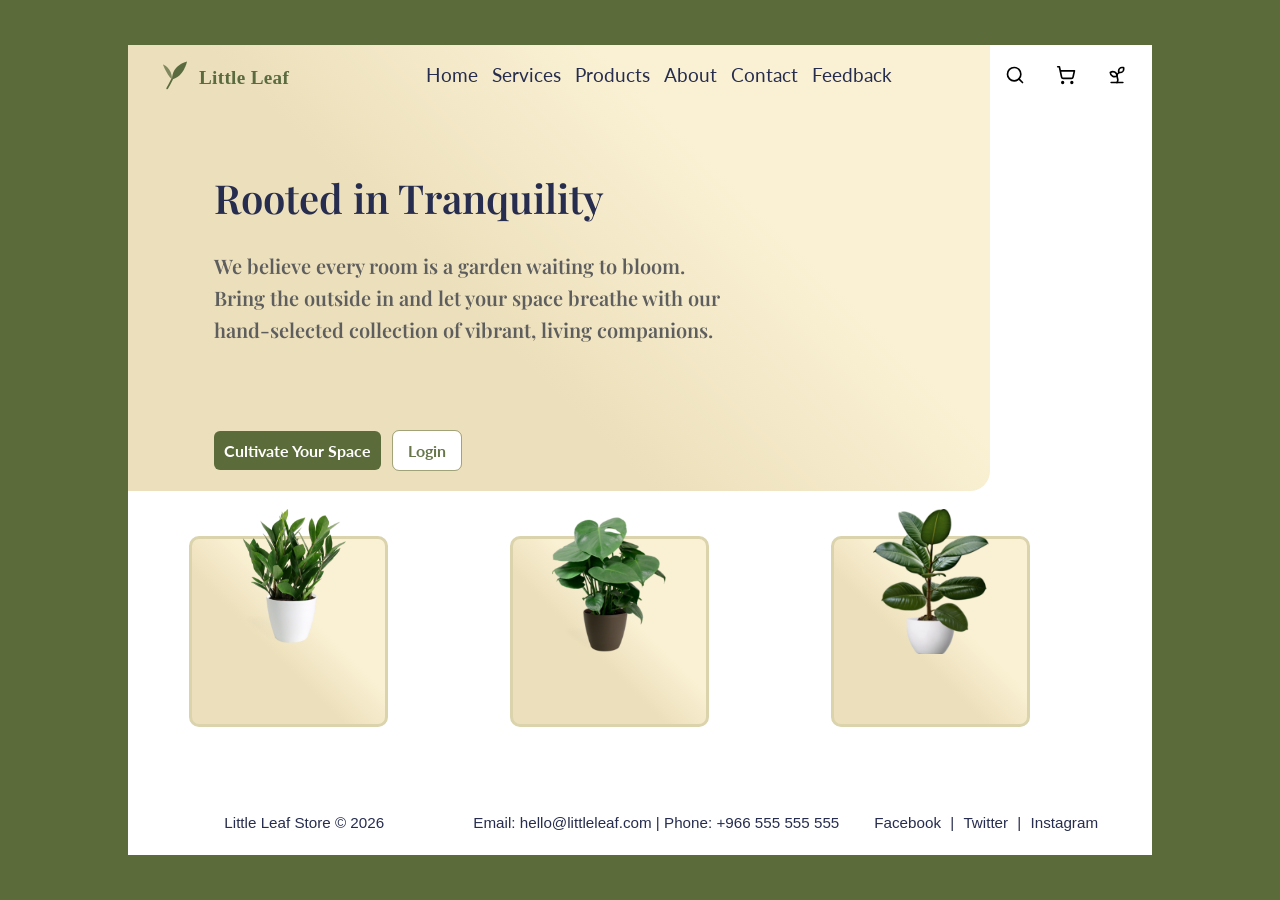
<file: index.html>
<!-- 
 Mshael Waleed Alshwaf   2212857
 Shahad Mohammed Ebrahim 2212855
 Jumanah Jamal Banabilah 2206898
 BAR/403
 3/10/2026
-->

<!doctype html>
<html lang="en">
  <head>
    <meta charset="UTF-8" />
    <meta name="viewport" content="width=device-width, initial-scale=1.0" />
    <title>Little Leaf</title>
    <link rel="stylesheet" href="global/main.css" />
    <link rel="stylesheet" href="css/home.css" />
    <link rel="preconnect" href="https://fonts.googleapis.com" />
    <link rel="preconnect" href="https://fonts.gstatic.com" crossorigin />
    <link
      href="https://fonts.googleapis.com/css2?family=Lato:wght@300;400;700&family=Playfair+Display:ital,wght@0,400;0,600;0,700;1,400&display=swap"
      rel="stylesheet"
    />
  </head>
  <body>
    <div class="container  main-container scroll-page">
      <!-- HEADER -->
      <header class="nav-header">
        <nav class="navbar">
          <a href="index.html" class="logo">
            <img class="img" src="./images/logo.svg" alt="logo image" />
          </a>

          <ul class="nav-links">
            <li><a href="index.html">Home</a></li>
            <li><a href="./pages/services.html">Services</a></li>
            <li><a href="./pages/products.html">Products</a></li>
            <li><a href="./pages/about.html">About </a></li>
            <li><a href="./pages/contact.html">Contact</a></li>
            <li><a href="./pages/feedback.html">Feedback</a></li>
          </ul>
          <div class="icons-container">
            <a href="#" id="openSearch">
              <img
                class="search-icon icon"
                src="./images/search.svg"
                alt="search icon"
            /></a>
            <a href="./pages/cart.html">
              <img
                class="cart-icon icon"
                src="./images/shopping-cart.svg"
                alt="shopping cart icon"
              />
            </a>
            <a id="userIcon" class="userIcon" href="./pages/profile.html">
              <img
                class="user-icon icon"
                src="./images/user.svg"
                alt="user icon"
              />
            </a>
            <a href="./pages/schedule.html">
              <img
                class="sprout-icon-icon icon"
                src="./images/sprout.svg"
                alt="sprout icon"
              />
            </a>
          </div>

          <div class="hamburger" id="hamburger">
            <span class="bar"></span>
            <span class="bar"></span>
            <span class="bar"></span>
          </div>
        </nav>
      </header>
      <main>
        <div class="plainDiv"></div>

        <div class="store_name_container">
          <h1 class="store-name">Rooted in Tranquility</h1>
          <h2 class="store-phrase">
            We believe every room is a garden waiting to bloom. Bring the
            outside in and let your space breathe with our hand-selected
            collection of vibrant, living companions.
          </h2>
          <div class="btn-container">
            <button
              class="main-btn"
              onclick="window.location.href = './pages/products.html'"
            >
              Cultivate Your Space
            </button>
            <button
              id="loginBtn"
              class="main-btn login-btn"
              onclick="window.location.href = './pages/login.html'"
            >
              Login
            </button>
          </div>
        </div>

        <img
          class="main-img"
          src="./images/bonsai-plants.svg"
          alt="plant image"
          width="100"
        />

        <div class="card-container">
          <div class="card">
            <img class="img" src="./images/A.svg" alt="plant image" />
          </div>
          <div class="card">
            <img class="img" src="./images/B.svg" alt="plant image" />
          </div>
          <div class="card">
            <img class="img" src="./images/C.svg" alt="plant image" />
          </div>
        </div>
      </main>
      <!-- SIMPLE FOOTER -->
      <footer class="footer">
        <p class="info">Little Leaf Store &copy; <span id="year"></span></p>
        <div class="info-contact">
          <p>Email: hello@littleleaf.com | Phone: +966 555 555 555</p>
          <p>
            <a
              href="https://www.facebook.com"
              target="_blank"
              rel="noopener noreferrer"
              >Facebook</a
            >
            |
            <a
              href="https://www.twitter.com"
              target="_blank"
              rel="noopener noreferrer"
              >Twitter</a
            >
            |
            <a
              href="https://www.instagram.com"
              target="_blank"
              rel="noopener noreferrer"
              >Instagram</a
            >
          </p>
        </div>
      </footer>
    </div>
    <!-- 🔍 Floating Search Overlay -->
    <div id="searchOverlay" class="search-overlay">
      <div class="search-box">
        <input
          type="text"
          id="searchInput"
          placeholder="Search for plants..."
        />
        <button id="searchBtn">Search</button>
      </div>
    </div>

    <script src="../scripts/main.js"></script>
  </body>
</html>
</file>
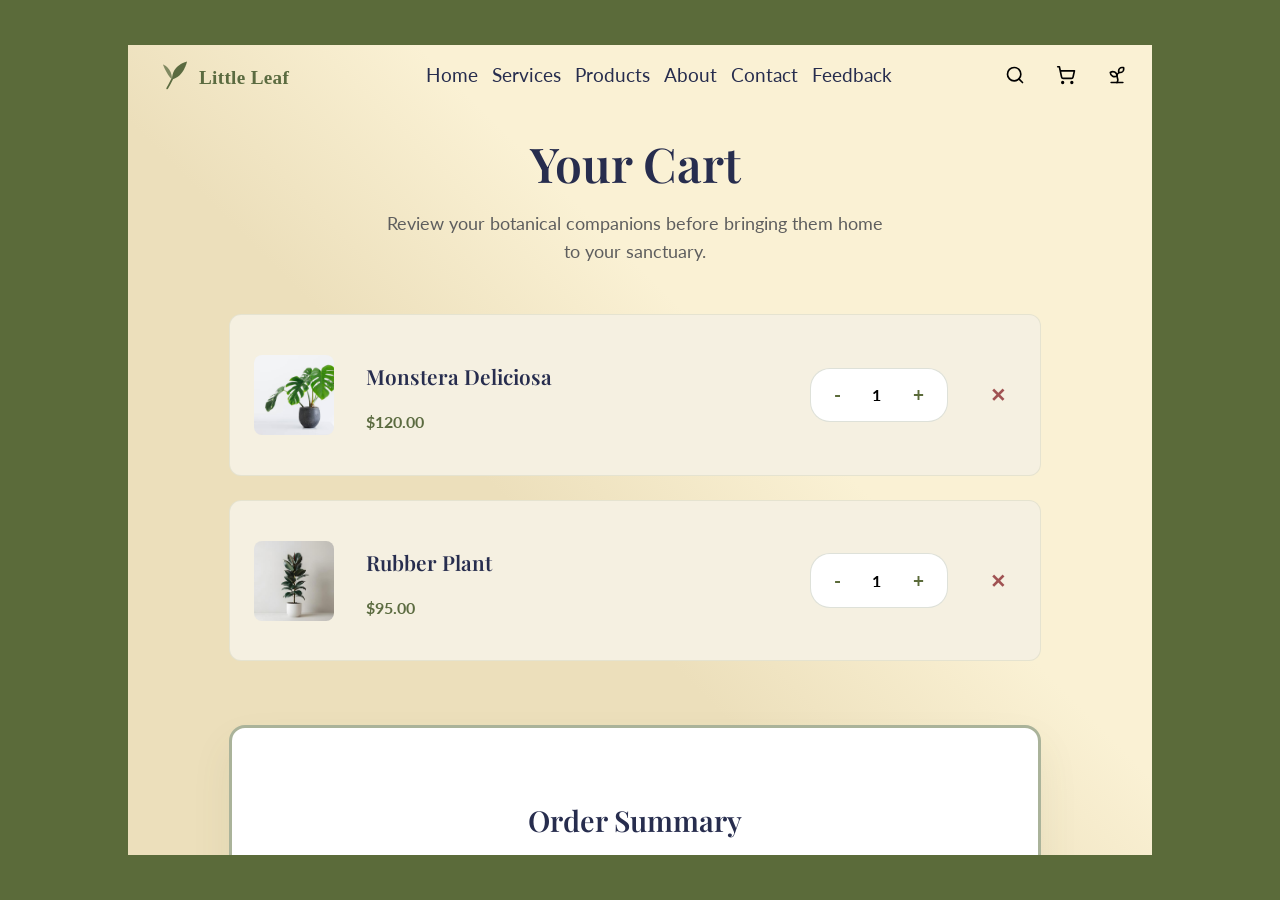
<file: pages/cart.html>
<!-- 
 Mshael Waleed Alshwaf   2212857
 Shahad Mohammed Ebrahim 2212855
 Jumanah Jamal Banabilah 2206898
 BAR/403
 3/10/2026
-->
<!doctype html>
<html lang="en">
  <head>
    <meta charset="UTF-8" />
    <meta name="viewport" content="width=device-width, initial-scale=1.0" />
    <title>Your Cart | Little Leaf</title>
    <link rel="stylesheet" href="../global/main.css" />
    <link rel="stylesheet" href="../css/cart.css" />
    <link rel="preconnect" href="https://fonts.googleapis.com" />
    <link rel="preconnect" href="https://fonts.gstatic.com" crossorigin />
    <link
      href="https://fonts.googleapis.com/css2?family=Lato:wght@300;400;700&family=Playfair+Display:ital,wght@0,400;0,600;0,700;1,400&display=swap"
      rel="stylesheet"
    />
  </head>

  <body>
    <div class="container fill-container scroll-page">
      <!-- HEADER -->
      <header class="nav-header">
        <nav class="navbar">
          <a href="../index.html" class="logo">
            <img class="img" src="../images/logo.svg" alt="logo image" />
          </a>
          <ul class="nav-links">
            <li><a href="../index.html">Home</a></li>
            <li><a href="./services.html">Services</a></li>
            <li><a href="./products.html">Products</a></li>
            <li><a href="./about.html">About</a></li>
            <li><a href="./contact.html">Contact</a></li>
            <li><a href="./feedback.html">Feedback</a></li>
          </ul>
          <div class="icons-container">
            <a href="#" id="openSearch">
              <img
                class="search-icon icon"
                src="../images/search.svg"
                alt="search icon"
              />
            </a>
            <a href="./cart.html">
              <img
                class="cart-icon icon"
                src="../images/shopping-cart.svg"
                alt="shopping cart icon"
              />
            </a>
            <a id="userIcon" class="userIcon" href="../pages/profile.html">
              <img
                class="user-icon icon"
                src="../images/user.svg"
                alt="user icon"
              />
            </a>
            <a href="../pages/schedule.html">
              <img
                class="sprout-icon-icon icon"
                src="../images/sprout.svg"
                alt="sprout icon"
              />
            </a>
          </div>

          <div class="hamburger" id="hamburger">
            <span class="bar"></span>
            <span class="bar"></span>
            <span class="bar"></span>
          </div>
        </nav>
      </header>
      <main>
        <div class="page-header">
          <h2>Your Cart</h2>
          <p>
            Review your botanical companions before bringing them home to your
            sanctuary.
          </p>
        </div>

        <section class="cart-container">
          <div class="cart-items-list">
            <div class="cart-item-card">
              <img
                src="../images/products/monstera.jpg"
                alt="Monstera Deliciosa"
              />
              <div class="item-details">
                <h3>Monstera Deliciosa</h3>
                <p class="item-price">$120.00</p>
              </div>
              <div class="item-quantity">
                <button class="qty-btn">-</button>
                <span class="qty-number">1</span>
                <button class="qty-btn">+</button>
              </div>
              <button class="remove-btn">✕</button>
            </div>

            <div class="cart-item-card">
              <img
                src="../images/products/rubber_plant.jpg"
                alt="Rubber Plant"
              />
              <div class="item-details">
                <h3>Rubber Plant</h3>
                <p class="item-price">$95.00</p>
              </div>
              <div class="item-quantity">
                <button class="qty-btn">-</button>
                <span class="qty-number">1</span>
                <button class="qty-btn">+</button>
              </div>
              <button class="remove-btn">✕</button>
            </div>
          </div>

          <div class="cart-summary moving-card">
            <h3>Order Summary</h3>

            <div class="summary-row">
              <span>Subtotal</span>
              <span>$215.00</span>
            </div>
            <div class="summary-row">
              <span>Shipping</span>
              <span>Calculated at checkout</span>
            </div>

            <div class="divider"></div>

            <div class="summary-row total-row">
              <span>Total</span>
              <span>$215.00</span>
            </div>

            <button class="btn checkout-btn">Proceed to Checkout</button>
          </div>
        </section>
      </main>
      <!-- SIMPLE FOOTER -->
      <footer class="footer">
        <p class="info">Little Leaf Store &copy; <span id="year"></span></p>
        <div class="info-contact">
          <p>Email: hello@littleleaf.com | Phone: +966 555 555 555</p>
          <p>
            <a
              href="https://www.facebook.com"
              target="_blank"
              rel="noopener noreferrer"
              >Facebook</a
            >
            |
            <a
              href="https://www.twitter.com"
              target="_blank"
              rel="noopener noreferrer"
              >Twitter</a
            >
            |
            <a
              href="https://www.instagram.com"
              target="_blank"
              rel="noopener noreferrer"
              >Instagram</a
            >
          </p>
        </div>
      </footer>
    </div>

    <!-- 🔍 Floating Search Overlay -->
    <div id="searchOverlay" class="search-overlay">
      <div class="search-box">
        <input
          type="text"
          id="searchInput"
          placeholder="Search for plants..."
        />
        <button id="searchBtn">Search</button>
      </div>
    </div>

    <script src="../scripts/main.js"></script>
  </body>
</html>
</file>
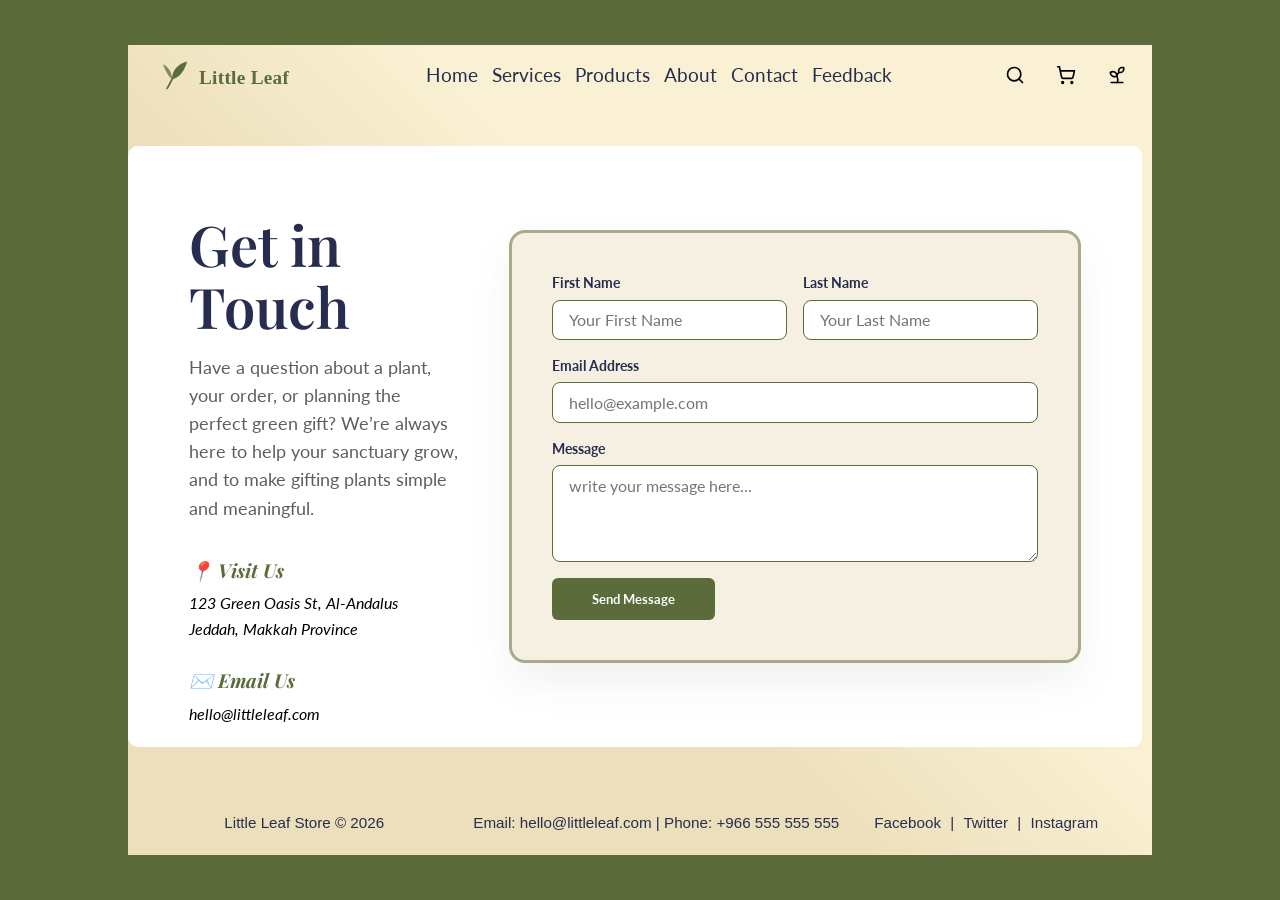
<file: pages/contact.html>
<!-- 
 Mshael Waleed Alshwaf   2212857
 Shahad Mohammed Ebrahim 2212855
 Jumanah Jamal Banabilah 2206898
 BAR/403
 3/10/2026
-->
<!doctype html>
<html lang="en">
  <head>
    <meta charset="UTF-8" />
    <meta name="viewport" content="width=device-width, initial-scale=1.0" />
    <title>Contact | Little Leaf</title>
    <link rel="stylesheet" href="../global/main.css" />
    <link rel="stylesheet" href="../css/contact.css" />
    <link rel="preconnect" href="https://fonts.googleapis.com" />
    <link rel="preconnect" href="https://fonts.gstatic.com" crossorigin />
    <link
      href="https://fonts.googleapis.com/css2?family=Lato:wght@300;400;700&family=Playfair+Display:ital,wght@0,400;0,600;0,700;1,400&display=swap"
      rel="stylesheet"
    />
  </head>

  <body>
    <div class="container fill-container scroll-page">
      <!-- HEADER -->
      <header class="nav-header">
        <nav class="navbar">
          <a href="../index.html" class="logo">
            <img class="img" src="../images/logo.svg" alt="logo image" />
          </a>
          <ul class="nav-links">
            <li><a href="../index.html">Home</a></li>
            <li><a href="./services.html">Services</a></li>
            <li><a href="./products.html">Products</a></li>
            <li><a href="./about.html">About </a></li>
            <li><a href="./contact.html">Contact</a></li>
            <li><a href="./feedback.html">Feedback</a></li>
          </ul>
          <div class="icons-container">
            <a href="#" id="openSearch">
              <img
                class="search-icon icon"
                src="../images/search.svg"
                alt="search icon"
            /></a>
            <a href="./cart.html">
              <img
                class="cart-icon icon"
                src="../images/shopping-cart.svg"
                alt="shopping cart icon"
              />
            </a>
            <a id="userIcon" class="userIcon" href="../pages/profile.html">
              <img
                class="user-icon icon"
                src="../images/user.svg"
                alt="user icon"
              />
            </a>
            <a href="../pages/schedule.html">
              <img
                class="sprout-icon-icon icon"
                src="../images/sprout.svg"
                alt="sprout icon"
              />
            </a>
          </div>

          <div class="hamburger" id="hamburger">
            <span class="bar"></span>
            <span class="bar"></span>
            <span class="bar"></span>
          </div>
        </nav>
      </header>

      <main>
        <section class="contact">
          <div class="contact-elegant-info">
            <h2>Get in Touch</h2>
            <p class="subtitle">
              Have a question about a plant, your order, or planning the perfect
              green gift? We’re always here to help your sanctuary grow, and to
              make gifting plants simple and meaningful.
            </p>

            <address class="info-blocks">
              <div class="info-item">
                <strong>📍 Visit Us</strong>
                <p>
                  123 Green Oasis St, Al-Andalus<br />Jeddah, Makkah Province
                </p>
              </div>

              <div class="info-item">
                <strong>✉️ Email Us</strong>
                <p>hello@littleleaf.com</p>
              </div>
            </address>
          </div>

          <div class="contact-elegant-form">
            <form class="contact-form">
              <div class="form-row">
                <div class="form-group">
                  <label for="fName">First Name</label>
                  <input
                    type="text"
                    id="fName"
                    placeholder="Your First Name"
                    required
                  />
                </div>
                <div class="form-group">
                  <label for="lName">Last Name</label>
                  <input
                    type="text"
                    id="lName"
                    placeholder="Your Last Name"
                    required
                  />
                </div>
              </div>

              <div class="form-group">
                <label for="email">Email Address</label>
                <input
                  type="email"
                  id="email"
                  placeholder="hello@example.com"
                  required
                />
              </div>

              <div class="form-group">
                <label for="message">Message</label>
                <textarea
                  id="message"
                  rows="4"
                  placeholder="write your message here..."
                  required
                ></textarea>
              </div>

              <button type="submit" class="btn form-btn">Send Message</button>
            </form>
          </div>
        </section>
      </main>
      <!-- SIMPLE FOOTER -->
      <footer class="footer">
        <p class="info">Little Leaf Store &copy; <span id="year"></span></p>
        <div class="info-contact">
          <p>Email: hello@littleleaf.com | Phone: +966 555 555 555</p>
          <p>
            <a
              href="https://www.facebook.com"
              target="_blank"
              rel="noopener noreferrer"
              >Facebook</a
            >
            |
            <a
              href="https://www.twitter.com"
              target="_blank"
              rel="noopener noreferrer"
              >Twitter</a
            >
            |
            <a
              href="https://www.instagram.com"
              target="_blank"
              rel="noopener noreferrer"
              >Instagram</a
            >
          </p>
        </div>
      </footer>
    </div>

    <!-- 🔍 Floating Search Overlay -->
    <div id="searchOverlay" class="search-overlay">
      <div class="search-box">
        <input
          type="text"
          id="searchInput"
          placeholder="Search for plants..."
        />
        <button id="searchBtn">Search</button>
      </div>
    </div>

    <script src="../scripts/main.js"></script>
  </body>
</html>
</file>
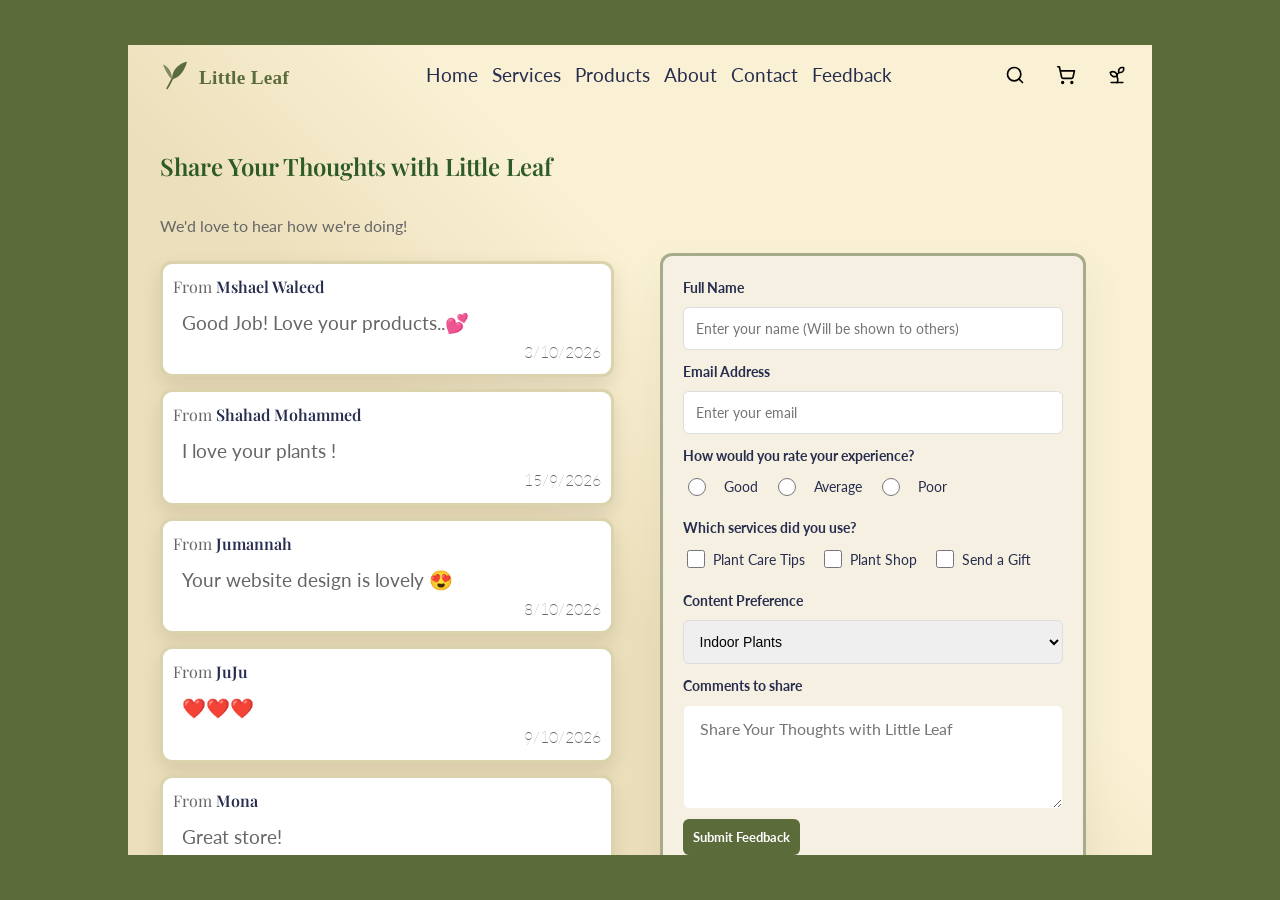
<file: pages/feedback.html>
<!-- 
 Mshael Waleed Alshwaf   2212857
 Shahad Mohammed Ebrahim 2212855
 Jumanah Jamal Banabilah 2206898
 BAR/403
 3/10/2026
-->
<!doctype html>
<html lang="en">
  <head>
    <meta charset="UTF-8" />
    <meta name="viewport" content="width=device-width, initial-scale=1.0" />
    <title>Feedback | Little Leaf</title>
    <link rel="stylesheet" href="../global/main.css" />
    <link rel="stylesheet" href="../css/feedback.css" />
    <link rel="preconnect" href="https://fonts.googleapis.com" />
    <link rel="preconnect" href="https://fonts.gstatic.com" crossorigin />
    <link
      href="https://fonts.googleapis.com/css2?family=Lato:wght@300;400;700&family=Playfair+Display:ital,wght@0,400;0,600;0,700;1,400&display=swap"
      rel="stylesheet"
    />
  </head>
  <body>
    <div class="container fill-container scroll-page">
      <!-- HEADER -->
      <header class="nav-header">
        <nav class="navbar">
          <a href="../index.html" class="logo">
            <img class="img" src="../images/logo.svg" alt="logo image" />
          </a>
          <ul class="nav-links">
            <li><a href="../index.html">Home</a></li>
            <li><a href="./services.html">Services</a></li>
            <li><a href="./products.html">Products</a></li>
            <li><a href="./about.html">About </a></li>
            <li><a href="./contact.html">Contact</a></li>
            <li><a href="./feedback.html">Feedback</a></li>
          </ul>
          <div class="icons-container">
            <a href="#" id="openSearch">
              <img
                class="search-icon icon"
                src="../images/search.svg"
                alt="search icon"
            /></a>
            <a href="../pages/cart.html">
              <img
                class="cart-icon icon"
                src="../images/shopping-cart.svg"
                alt="shopping cart icon"
              />
            </a>
            <a id="userIcon" class="userIcon" href="../pages/profile.html">
              <img
                class="user-icon icon"
                src="../images/user.svg"
                alt="user icon"
              />
            </a>
            <a href="../pages/schedule.html">
              <img
                class="sprout-icon-icon icon"
                src="../images/sprout.svg"
                alt="sprout icon"
              />
            </a>
          </div>

          <div class="hamburger" id="hamburger">
            <span class="bar"></span>
            <span class="bar"></span>
            <span class="bar"></span>
          </div>
        </nav>
      </header>
      <main>
        <div class="grid-layout">
          <div class="users-opinions-container">
            <h2>Share Your Thoughts with Little Leaf</h2>
            <p>We'd love to hear how we're doing!</p>

            <div class="comment-card">
              <h1 class="comment-sender"><span> From </span>Mshael Waleed</h1>
              <p class="comment-content">Good Job! Love your products..💕</p>
              <span> 3/10/2026 </span>
            </div>

            <div class="comment-card">
              <h1 class="comment-sender"><span> From </span>Shahad Mohammed</h1>
              <p class="comment-content">I love your plants !</p>
              <span> 15/9/2026 </span>
            </div>

            <div class="comment-card">
              <h1 class="comment-sender"><span> From </span>Jumannah</h1>
              <p class="comment-content">Your website design is lovely 😍</p>
              <span> 8/10/2026 </span>
            </div>

            <div class="comment-card">
              <h1 class="comment-sender"><span> From </span>JuJu</h1>
              <p class="comment-content">❤️❤️❤️</p>
              <span> 9/10/2026 </span>
            </div>

            <div class="comment-card">
              <h1 class="comment-sender"><span> From </span>Mona</h1>
              <p class="comment-content">Great store!</p>
              <span> 8/9/2026 </span>
            </div>
          </div>

          <div class="feedback-container">
            <form action="#" method="POST">
              <div class="form-group">
                <label for="name">Full Name</label>
                <input
                  type="text"
                  id="name"
                  name="name"
                  placeholder="Enter your name (Will be shown to others)"
                  required
                />
              </div>

              <div class="form-group">
                <label for="email">Email Address</label>
                <input
                  type="email"
                  id="email"
                  name="email"
                  placeholder="Enter your email"
                  required
                />
              </div>

              <div class="form-group">
                <label>How would you rate your experience?</label>
                <div class="radio-group">
                  <input type="radio" id="good" name="rating" value="good" />
                  <label for="good">Good</label>

                  <input
                    type="radio"
                    id="average"
                    name="rating"
                    value="average"
                  />
                  <label for="average">Average</label>

                  <input type="radio" id="poor" name="rating" value="poor" />
                  <label for="poor">Poor</label>
                </div>
              </div>

              <div class="form-group">
                <label>Which services did you use?</label>
                <div class="checkbox-group">
                  <label
                    ><input type="checkbox" name="service" value="care-tips" />
                    Plant Care Tips</label
                  >
                  <label
                    ><input type="checkbox" name="service" value="shop" /> Plant
                    Shop</label
                  >
                  <label
                    ><input type="checkbox" name="service" value="gift" />
                    Send a Gift
                  </label>
                </div>
              </div>

              <div class="form-group">
                <label for="preference">Content Preference</label>
                <select id="preference" name="preference">
                  <option value="indoor">Indoor Plants</option>
                  <option value="outdoor">Outdoor Gardening</option>
                  <option value="succulents">Succulents & Cacti</option>
                  <option value="hydroponics">Hydroponics</option>
                </select>
              </div>

              <div class="form-group">
                <label for="comments">Comments to share</label>
                <textarea
                  id="comments"
                  name="comments"
                  rows="4"
                  placeholder="Share Your Thoughts with Little Leaf"
                ></textarea>
              </div>

              <button type="submit" class="submit-btn">Submit Feedback</button>
            </form>
          </div>
        </div>
      </main>

      <!-- SIMPLE FOOTER -->
      <footer class="footer">
        <p class="info">Little Leaf Store &copy; <span id="year"></span></p>
        <div class="info-contact">
          <p>Email: hello@littleleaf.com | Phone: +966 555 555 555</p>
          <p>
            <a
              href="https://www.facebook.com"
              target="_blank"
              rel="noopener noreferrer"
              >Facebook</a
            >
            |
            <a
              href="https://www.twitter.com"
              target="_blank"
              rel="noopener noreferrer"
              >Twitter</a
            >
            |
            <a
              href="https://www.instagram.com"
              target="_blank"
              rel="noopener noreferrer"
              >Instagram</a
            >
          </p>
        </div>
      </footer>
    </div>
    <!-- 🔍 Floating Search Overlay -->
    <div id="searchOverlay" class="search-overlay">
      <div class="search-box">
        <input
          type="text"
          id="searchInput"
          placeholder="Search for plants..."
        />
        <button id="searchBtn">Search</button>
      </div>
    </div>
    <script src="../scripts/main.js"></script>
  </body>
</html>
</file>
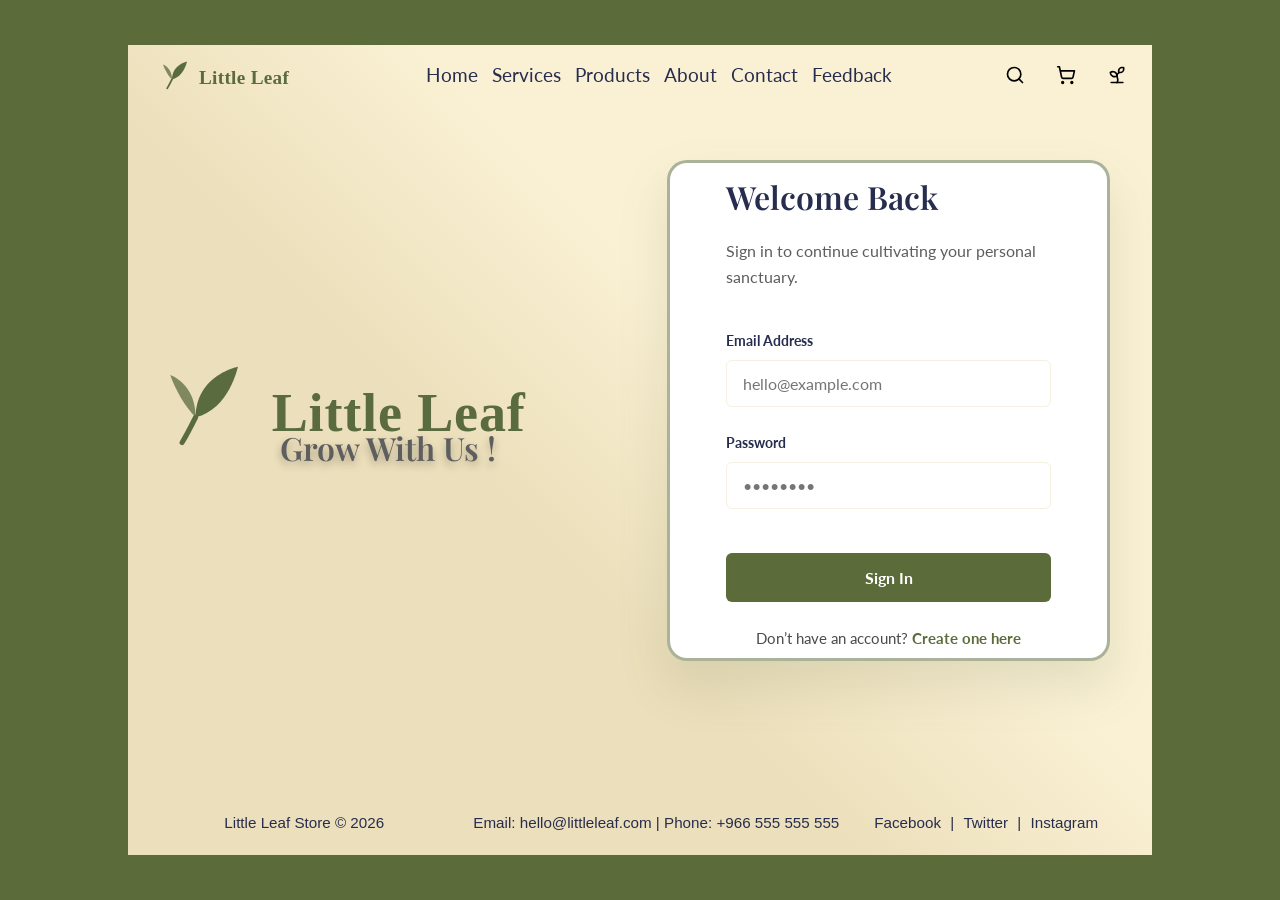
<file: pages/login.html>
<!-- 
 Mshael Waleed Alshwaf   2212857
 Shahad Mohammed Ebrahim 2212855
 Jumanah Jamal Banabilah 2206898
 BAR/403
 3/10/2026
-->
<!doctype html>
<html lang="en">
  <head>
    <meta charset="UTF-8" />
    <meta name="viewport" content="width=device-width, initial-scale=1.0" />
    <title>Sign In | Little Leaf</title>
    <link rel="stylesheet" href="../global/main.css" />
    <link rel="stylesheet" href="../css/login.css" />
    <link rel="preconnect" href="https://fonts.googleapis.com" />
    <link rel="preconnect" href="https://fonts.gstatic.com" crossorigin />
    <link
      href="https://fonts.googleapis.com/css2?family=Lato:wght@300;400;700&family=Playfair+Display:ital,wght@0,400;0,600;0,700;1,400&display=swap"
      rel="stylesheet"
    />
  </head>

  <body>
    <div class="container fill-container scroll-page">
      <!-- HEADER -->
      <header class="nav-header">
        <nav class="navbar">
          <a href="../index.html" class="logo">
            <img class="img" src="../images/logo.svg" alt="logo image" />
          </a>
          <ul class="nav-links">
            <li><a href="../index.html">Home</a></li>
            <li><a href="./services.html">Services</a></li>
            <li><a href="./products.html">Products</a></li>
            <li><a href="./about.html">About </a></li>
            <li><a href="./contact.html">Contact</a></li>
            <li><a href="./feedback.html">Feedback</a></li>
          </ul>
          <div class="icons-container">
            <a href="#" id="openSearch">
              <img
                class="search-icon icon"
                src="../images/search.svg"
                alt="search icon"
            /></a>
            <a href="../pages/cart.html">
              <img
                class="cart-icon icon"
                src="../images/shopping-cart.svg"
                alt="shopping cart icon"
              />
            </a>
            <a id="userIcon" class="userIcon" href="../pages/profile.html">
              <img
                class="user-icon icon"
                src="../images/user.svg"
                alt="user icon"
              />
            </a>
            <a href="../pages/schedule.html">
              <img
                class="sprout-icon-icon icon"
                src="../images/sprout.svg"
                alt="sprout icon"
              />
            </a>
          </div>
          <div class="hamburger" id="hamburger">
            <span class="bar"></span>
            <span class="bar"></span>
            <span class="bar"></span>
          </div>
        </nav>
      </header>
      <main>
        <section class="login-wrapper">
          <div
            class="login-image"
            onclick="window.location.href = '../index.html'"
          >
            <img
              src="../images/logo.svg"
              alt="Lush green leaves shining in the sun"
            />
            <div class="image-overlay-text">
              <h2>Grow With Us !</h2>
            </div>
          </div>

          <div class="login-card">
            <div class="login-form-container">
              <!--  LOGIN FORM -->
              <form
                id="loginForm"
                class="login-form active-form"
                method="post"
                action="."
              >
                <header class="login-header">
                  <h2>Welcome Back</h2>
                  <p>
                    Sign in to continue cultivating your personal sanctuary.
                  </p>
                </header>

                <div class="form-group">
                  <label for="login-email">Email Address</label>
                  <input
                    type="email"
                    placeholder="hello@example.com"
                    required
                    name="email"
                    id="login-email"
                  />
                </div>

                <div class="form-group">
                  <label for="login-password">Password</label>
                  <input
                    type="password"
                    placeholder="••••••••"
                    required
                    name="password"
                    id="login-password"
                  />
                </div>

                <button class="login-btn" type="submit">Sign In</button>

                <div class="login-footer">
                  Don’t have an account?
                  <a href="#" id="showRegister">Create one here</a>
                </div>
              </form>

              <!--  REGISTER FORM -->
              <form id="registerForm" class="login-form">
                <header class="login-header">
                  <h2>Create Account</h2>
                  <p>Join Little Leaf and start growing your green space 🌿</p>
                </header>
                <div class="form-row">
                  <div class="form-group">
                    <label for="fName">First Name</label>
                    <input
                      type="text"
                      placeholder="Your First Name"
                      name="fName"
                      id="fName"
                      required
                    />
                  </div>
                  <div class="form-group">
                    <label for="fName">Last Name</label>
                    <input
                      type="text"
                      placeholder="Your Last Name"
                      name="lName"
                      id="lName"
                      required
                    />
                  </div>
                </div>

                <div class="form-group">
                  <label for="signup-email">Email Address</label>
                  <input
                    type="email"
                    id="signup-email"
                    name="email"
                    placeholder="hello@example.com"
                    required
                  />
                </div>

                <div class="form-group">
                  <label for="signup-password">Password</label>
                  <input
                    type="password"
                    id="signup-password"
                    placeholder="••••••••"
                    required
                  />
                </div>

                <button class="login-btn" type="submit">Sign Up</button>

                <div class="login-footer">
                  Already have an account?
                  <a href="#" id="showLogin">Login here</a>
                </div>
              </form>
            </div>
          </div>
        </section>
      </main>
      <!-- SIMPLE FOOTER -->
      <footer class="footer">
        <p class="info">Little Leaf Store &copy; <span id="year"></span></p>
        <div class="info-contact">
          <p>Email: hello@littleleaf.com | Phone: +966 555 555 555</p>
          <p>
            <a
              href="https://www.facebook.com"
              target="_blank"
              rel="noopener noreferrer"
              >Facebook</a
            >
            |
            <a
              href="https://www.twitter.com"
              target="_blank"
              rel="noopener noreferrer"
              >Twitter</a
            >
            |
            <a
              href="https://www.instagram.com"
              target="_blank"
              rel="noopener noreferrer"
              >Instagram</a
            >
          </p>
        </div>
      </footer>
    </div>

    <!-- 🔍 Floating Search Overlay -->
    <div id="searchOverlay" class="search-overlay">
      <div class="search-box">
        <input
          type="text"
          id="searchInput"
          placeholder="Search for plants..."
        />
        <button id="searchBtn">Search</button>
      </div>
    </div>

    <script src="../scripts/main.js"></script>
    <script src="../scripts/login.js"></script>
  </body>
</html>
</file>
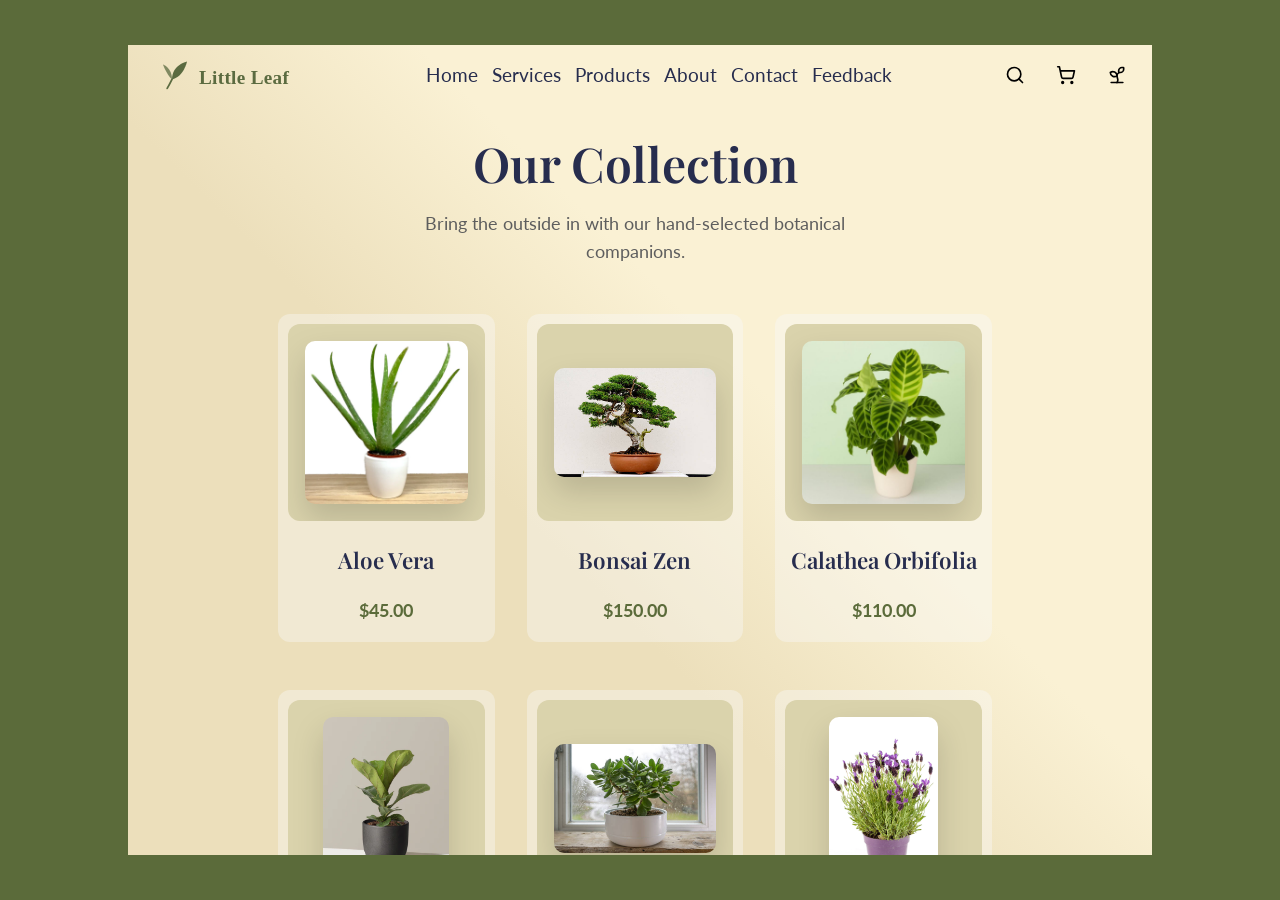
<file: pages/products.html>
<!-- 
 Mshael Waleed Alshwaf   2212857
 Shahad Mohammed Ebrahim 2212855
 Jumanah Jamal Banabilah 2206898
 BAR/403
 3/10/2026
-->
<!doctype html>
<html lang="en">
  <head>
    <meta charset="UTF-8" />
    <meta name="viewport" content="width=device-width, initial-scale=1.0" />
    <title>Our Products | Little Leaf</title>
    <link rel="stylesheet" href="../global/main.css" />
    <link rel="stylesheet" href="../css/products.css" />
    <link rel="preconnect" href="https://fonts.googleapis.com" />
    <link rel="preconnect" href="https://fonts.gstatic.com" crossorigin />
    <link
      href="https://fonts.googleapis.com/css2?family=Lato:wght@300;400;700&family=Playfair+Display:ital,wght@0,400;0,600;0,700;1,400&display=swap"
      rel="stylesheet"
    />
  </head>
  <body>
    <div class="container fill-container scroll-page">
      <!-- HEADER -->
      <header class="nav-header">
        <nav class="navbar">
          <a href="../index.html" class="logo">
            <img class="img" src="../images/logo.svg" alt="logo image" />
          </a>
          <ul class="nav-links">
            <li><a href="../index.html">Home</a></li>
            <li><a href="./services.html">Services</a></li>
            <li><a href="./products.html">Products</a></li>
            <li><a href="./about.html">About </a></li>
            <li><a href="./contact.html">Contact</a></li>
            <li><a href="./feedback.html">Feedback</a></li>
          </ul>
          <div class="icons-container">
            <a href="#" id="openSearch">
              <img
                class="search-icon icon"
                src="../images/search.svg"
                alt="search icon"
            /></a>
            <a href="../pages/cart.html">
              <img
                class="cart-icon icon"
                src="../images/shopping-cart.svg"
                alt="shopping cart icon"
              />
            </a>
            <a id="userIcon" class="userIcon" href="../pages/profile.html">
              <img
                class="user-icon icon"
                src="../images/user.svg"
                alt="user icon"
              />
            </a>
            <a href="../pages/schedule.html">
              <img
                class="sprout-icon-icon icon"
                src="../images/sprout.svg"
                alt="sprout icon"
              />
            </a>
          </div>
          <div class="hamburger" id="hamburger">
            <span class="bar"></span>
            <span class="bar"></span>
            <span class="bar"></span>
          </div>
        </nav>
      </header>
      <main>
        <div class="page-header">
          <h2>Our Collection</h2>
          <p>
            Bring the outside in with our hand-selected botanical companions.
          </p>
        </div>

        <div class="product-grid">
          <div class="product-card">
            <div class="product-image-bg">
              <img src="../images/products/aloe.jpg" alt="aloe.jpg" />
              <button class="add-to-cart-btn">+</button>
            </div>
            <div class="product-info">
              <h3>Aloe Vera</h3>
              <p class="price">$45.00</p>
            </div>
          </div>

          <div class="product-card">
            <div class="product-image-bg">
              <img src="../images/products/bonsai.jpg" alt="bonsai.jpg" />
              <button class="add-to-cart-btn">+</button>
            </div>
            <div class="product-info">
              <h3>Bonsai Zen</h3>
              <p class="price">$150.00</p>
            </div>
          </div>

          <div class="product-card">
            <div class="product-image-bg">
              <img src="../images/products/calathea.jpg" alt="calathea.jpg" />
              <button class="add-to-cart-btn">+</button>
            </div>
            <div class="product-info">
              <h3>Calathea Orbifolia</h3>
              <p class="price">$110.00</p>
            </div>
          </div>

          <div class="product-card">
            <div class="product-image-bg">
              <img
                src="../images/products/fiddle_leaf.jpg"
                alt="fiddle_leaf.jpg"
              />
              <button class="add-to-cart-btn">+</button>
            </div>
            <div class="product-info">
              <h3>Fiddle Leaf Fig</h3>
              <p class="price">$190.00</p>
            </div>
          </div>

          <div class="product-card">
            <div class="product-image-bg">
              <img src="../images/products/jade.jpg" alt="jade.jpg" />
              <button class="add-to-cart-btn">+</button>
            </div>
            <div class="product-info">
              <h3>Jade Plant</h3>
              <p class="price">$55.00</p>
            </div>
          </div>

          <div class="product-card">
            <div class="product-image-bg">
              <img src="../images/products/lavender.jpg" alt="lavender.jpg" />
              <button class="add-to-cart-btn">+</button>
            </div>
            <div class="product-info">
              <h3>Lavender</h3>
              <p class="price">$95.00</p>
            </div>
          </div>

          <div class="product-card">
            <div class="product-image-bg">
              <img src="../images/products/monstera.jpg" alt="monstera.jpg" />
              <button class="add-to-cart-btn">+</button>
            </div>
            <div class="product-info">
              <h3>Monstera Deliciosa</h3>
              <p class="price">$120.00</p>
            </div>
          </div>

          <div class="product-card">
            <div class="product-image-bg">
              <img
                src="../images/products/peace_lily.jpg"
                alt="peace_lily.jpg"
              />
              <button class="add-to-cart-btn">+</button>
            </div>
            <div class="product-info">
              <h3>Peace Lily</h3>
              <p class="price">$80.00</p>
            </div>
          </div>
          <div class="product-card">
            <div class="product-image-bg">
              <img src="../images/products/pothos.jpg" alt="pothos.jpg" />
              <button class="add-to-cart-btn">+</button>
            </div>
            <div class="product-info">
              <h3>Golden Pothos</h3>
              <p class="price">$35.00</p>
            </div>
          </div>

          <div class="product-card">
            <div class="product-image-bg">
              <img
                src="../images/products/rubber_plant.jpg"
                alt="rubber_plant.jpg"
              />
              <button class="add-to-cart-btn">+</button>
            </div>
            <div class="product-info">
              <h3>Rubber Plant</h3>
              <p class="price">$95.00</p>
            </div>
          </div>
          <div class="product-card">
            <div class="product-image-bg">
              <img
                src="../images/products/snake_plant.jpg"
                alt="snake_plant.jpg"
              />
              <button class="add-to-cart-btn">+</button>
            </div>
            <div class="product-info">
              <h3>Snake Plant</h3>
              <p class="price">$65.00</p>
            </div>
          </div>

          <div class="product-card">
            <div class="product-image-bg">
              <img
                src="../images/products/spider_plant.jpg"
                alt="spider_plant.jpg"
              />
              <button class="add-to-cart-btn">+</button>
            </div>
            <div class="product-info">
              <h3>Spider Plant</h3>
              <p class="price">$40.00</p>
            </div>
          </div>
        </div>
      </main>
      <!-- SIMPLE FOOTER -->
      <footer class="footer">
        <p class="info">Little Leaf Store &copy; <span id="year"></span></p>
        <div class="info-contact">
          <p>Email: hello@littleleaf.com | Phone: +966 555 555 555</p>
          <p>
            <a
              href="https://www.facebook.com"
              target="_blank"
              rel="noopener noreferrer"
              >Facebook</a
            >
            |
            <a
              href="https://www.twitter.com"
              target="_blank"
              rel="noopener noreferrer"
              >Twitter</a
            >
            |
            <a
              href="https://www.instagram.com"
              target="_blank"
              rel="noopener noreferrer"
              >Instagram</a
            >
          </p>
        </div>
      </footer>
    </div>

    <!-- 🔍 Floating Search Overlay -->
    <div id="searchOverlay" class="search-overlay">
      <div class="search-box">
        <input
          type="text"
          id="searchInput"
          placeholder="Search for plants..."
        />
        <button id="searchBtn">Search</button>
      </div>
    </div>

    <script src="../scripts/main.js"></script>
  </body>
</html>
</file>
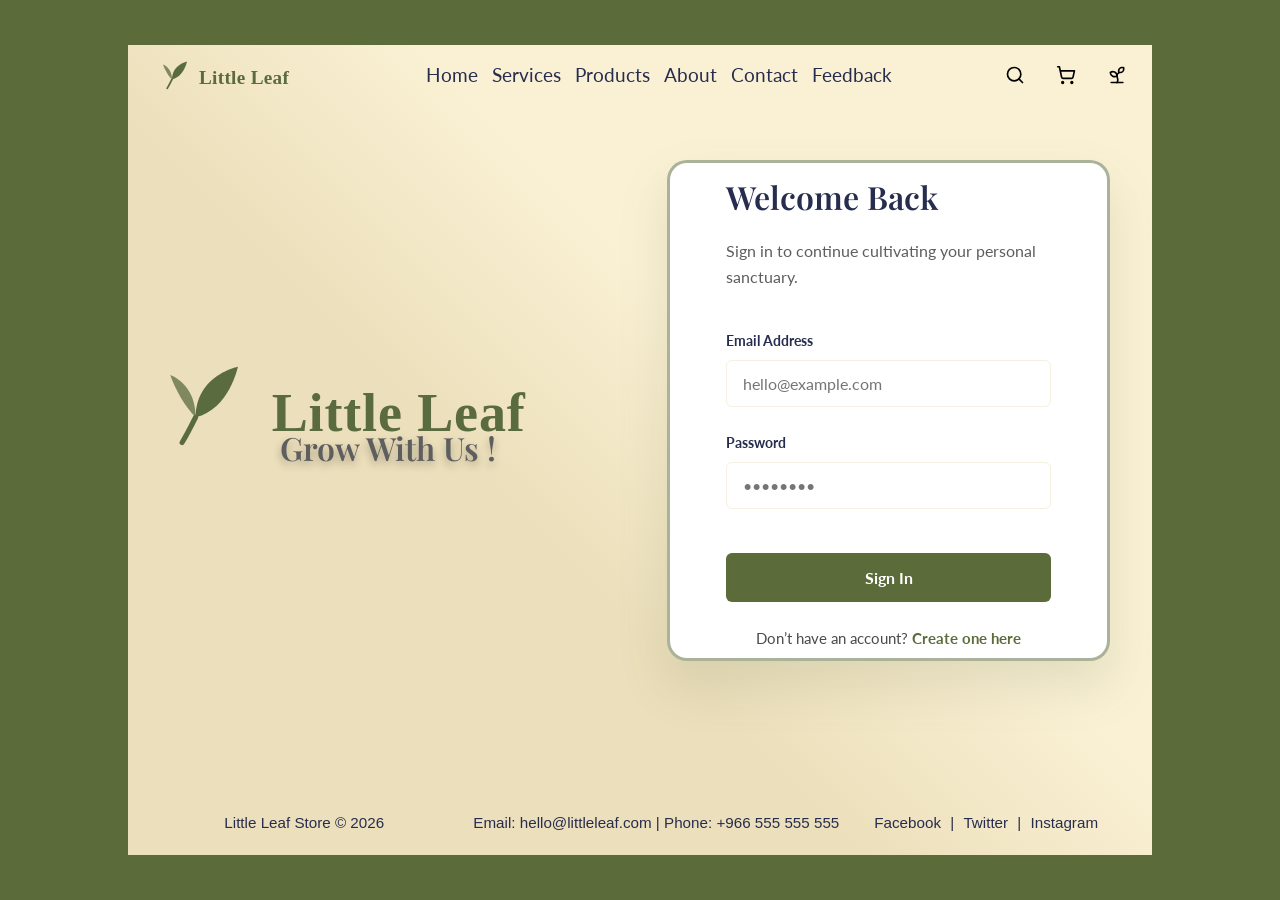
<file: pages/profile.html>
<!-- 
 Mshael Waleed Alshwaf   2212857
 Shahad Mohammed Ebrahim 2212855
 Jumanah Jamal Banabilah 2206898
 BAR/403
 3/10/2026
-->
<!doctype html>
<html lang="en">
  <head>
    <meta charset="UTF-8" />
    <meta name="viewport" content="width=device-width, initial-scale=1.0" />
    <title>My profile | Little Leaf</title>
    <link rel="stylesheet" href="../global/main.css" />
    <link rel="stylesheet" href="../css/profile.css" />
    <link rel="preconnect" href="https://fonts.googleapis.com" />
    <link rel="preconnect" href="https://fonts.gstatic.com" crossorigin />
    <link
      href="https://fonts.googleapis.com/css2?family=Lato:wght@300;400;700&family=Playfair+Display:ital,wght@0,400;0,600;0,700;1,400&display=swap"
      rel="stylesheet"
    />
  </head>
  <body>
    <div class="container fill-container scroll-page">
      <!-- HEADER -->
      <header class="nav-header">
        <nav class="navbar">
          <a href="../index.html" class="logo">
            <img class="img" src="../images/logo.svg" alt="logo image" />
          </a>
          <ul class="nav-links">
            <li><a href="../index.html">Home</a></li>
            <li><a href="./services.html">Services</a></li>
            <li><a href="./products.html">Products</a></li>
            <li><a href="./about.html">About </a></li>
            <li><a href="./contact.html">Contact</a></li>
            <li><a href="./feedback.html">Feedback</a></li>
          </ul>
          <div class="icons-container">
            <a href="#" id="openSearch">
              <img
                class="search-icon icon"
                src="../images/search.svg"
                alt="search icon"
            /></a>
            <a href="../pages/cart.html">
              <img
                class="cart-icon icon"
                src="../images/shopping-cart.svg"
                alt="shopping cart icon"
              />
            </a>
            <a id="userIcon" class="userIcon" href="../pages/profile.html">
              <img
                class="user-icon icon"
                src="../images/user.svg"
                alt="user icon"
              />
            </a>
            <a href="../pages/schedule.html">
              <img
                class="sprout-icon-icon icon"
                src="../images/sprout.svg"
                alt="sprout icon"
              />
            </a>
          </div>

          <div class="hamburger" id="hamburger">
            <span class="bar"></span>
            <span class="bar"></span>
            <span class="bar"></span>
          </div>
        </nav>
      </header>

      <main>
        <div class="page-header">
          <h2>My Account</h2>
          <p>Manage your details and keep your sanctuary growing.</p>
        </div>
        <!-- My Account -->
        <div class="profile-container">
          <aside class="profile-sidebar sticky-sidebar">
            <ul class="sidebar-links">
              <li>
                <a href="#account-details" class="nav-link active"
                  >Account Details</a
                >
              </li>
              <li>
                <a href="#order-history" class="nav-link">Order History</a>
              </li>
              <li>
                <a href="#saved-addresses" class="nav-link">Saved Addresses</a>
              </li>
              <li>
                <a href="#payment-methods" class="nav-link">Payment Methods</a>
              </li>
              <li class="divider"></li>
              <li><a href="#" class="sign-out">Sign Out</a></li>
            </ul>
          </aside>
          <!-- Account Details -->
          <div id="account-details" class="profile-section">
            <h3>Personal Information</h3>
            <form class="profile-form">
              <div class="form-row">
                <div class="form-group">
                  <label for="firstName">First Name</label>
                  <input
                    type="text"
                    id="firstName"
                    placeholder="e.g. Jane"
                    value="Jane"
                  />
                </div>
                <div class="form-group">
                  <label for="lastName">Last Name</label>
                  <input
                    type="text"
                    id="lastName"
                    placeholder="e.g. Doe"
                    value="Doe"
                  />
                </div>
              </div>

              <div class="form-row">
                <div class="form-group">
                  <label for="email">Email Address</label>
                  <input type="email" id="email" value="jane.doe@example.com" />
                </div>
                <div class="form-group">
                  <label for="phone">Phone Number</label>
                  <input type="tel" id="phone" placeholder="(555) 123-4567" />
                </div>
              </div>

              <div class="form-group full-width">
                <button type="submit" class="btn form-btn">Save Changes</button>
              </div>
            </form>
          </div>
          <!-- Order History -->
          <div id="order-history" class="profile-section">
            <h3>Order History</h3>
            <div class="order-list">
              <div class="order-card">
                <div class="order-header">
                  <span class="order-id">Order #LL-4920</span>
                  <span class="order-status delivered">Delivered</span>
                </div>
                <p class="order-date">Placed on October 12, 2025</p>
                <div class="order-items">
                  1x Monstera Deliciosa, 1x Ceramic Pot
                </div>
                <p class="order-total">Total: $65.00</p>
              </div>

              <div class="order-card">
                <div class="order-header">
                  <span class="order-id">Order #LL-4811</span>
                  <span class="order-status processing">Processing</span>
                </div>
                <p class="order-date">Placed on February 24, 2026</p>
                <div class="order-items">1x Zanzibar Gem</div>
                <p class="order-total">Total: $35.00</p>
              </div>
            </div>
          </div>
          <!-- Saved Addresses -->
          <div id="saved-addresses" class="profile-section">
            <h3>Saved Addresses</h3>
            <div class="info-grid">
              <div class="info-card">
                <span class="badge">Default</span>
                <h4>Home</h4>
                <p>
                  Jane Doe<br />123 Green Oasis St, Apt 4B<br />Jeddah, Makkah
                  Province<br />Saudi Arabia
                </p>
                <div class="card-actions">
                  <button class="text-btn">Edit</button>
                  <button class="text-btn danger">Delete</button>
                </div>
              </div>

              <div class="info-card add-new-card">
                <div class="add-icon">+</div>
                <p>Add New Address</p>
              </div>
            </div>
          </div>
          <!-- Payment Methods -->
          <div id="payment-methods" class="profile-section">
            <h3>Payment Methods</h3>
            <div class="info-grid">
              <div class="info-card">
                <span class="badge">Default</span>
                <h4>Visa ending in 4242</h4>
                <p>Expires 12/28</p>
                <p class="card-name">Jane Doe</p>
                <div class="card-actions">
                  <button class="text-btn danger">Remove</button>
                </div>
              </div>

              <div class="info-card add-new-card">
                <div class="add-icon">+</div>
                <p>Add Payment Method</p>
              </div>
            </div>
          </div>
        </div>
      </main>
      <!-- SIMPLE FOOTER -->
      <footer class="footer">
        <p class="info">Little Leaf Store &copy; <span id="year"></span></p>
        <div class="info-contact">
          <p>Email: hello@littleleaf.com | Phone: +966 555 555 555</p>
          <p>
            <a
              href="https://www.facebook.com"
              target="_blank"
              rel="noopener noreferrer"
              >Facebook</a
            >
            |
            <a
              href="https://www.twitter.com"
              target="_blank"
              rel="noopener noreferrer"
              >Twitter</a
            >
            |
            <a
              href="https://www.instagram.com"
              target="_blank"
              rel="noopener noreferrer"
              >Instagram</a
            >
          </p>
        </div>
      </footer>
    </div>

    <!-- 🔍 Floating Search Overlay -->
    <div id="searchOverlay" class="search-overlay">
      <div class="search-box">
        <input
          type="text"
          id="searchInput"
          placeholder="Search for plants..."
        />
        <button id="searchBtn">Search</button>
      </div>
    </div>

    <script src="../scripts/main.js"></script>
    <script src="../scripts/profile.js"></script>
  </body>
</html>
</file>
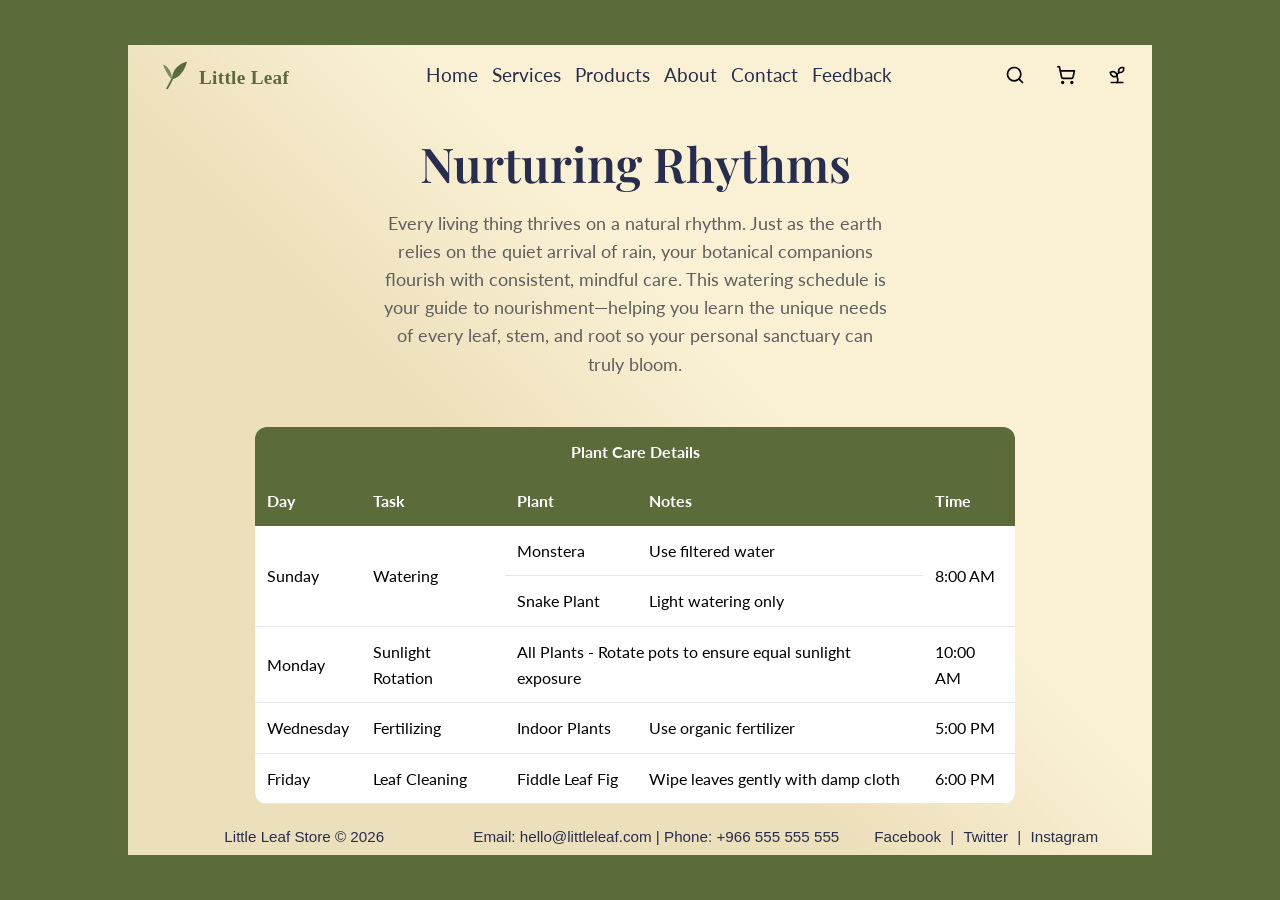
<file: pages/schedule.html>
<!-- 
 Mshael Waleed Alshwaf   2212857
 Shahad Mohammed Ebrahim 2212855
 Jumanah Jamal Banabilah 2206898
 BAR/403
 3/10/2026
-->
<!doctype html>
<html lang="en">
  <head>
    <meta charset="UTF-8" />
    <meta name="viewport" content="width=device-width, initial-scale=1.0" />
    <title>Schedule | Little Leaf</title>
    <link rel="stylesheet" href="../global/main.css" />
    <link rel="stylesheet" href="../css/schedule.css" />
    <link rel="stylesheet" href="../global/print.css" media="print" />
    <link rel="preconnect" href="https://fonts.googleapis.com" />
    <link rel="preconnect" href="https://fonts.gstatic.com" crossorigin />
    <link
      href="https://fonts.googleapis.com/css2?family=Lato:wght@300;400;700&family=Playfair+Display:ital,wght@0,400;0,600;0,700;1,400&display=swap"
      rel="stylesheet"
    />
  </head>

  <body>
    <div class="container fill-container scroll-page">
      <!-- HEADER -->
      <header class="nav-header">
        <nav class="navbar">
          <a href="../index.html" class="logo">
            <img class="img" src="../images/logo.svg" alt="logo image" />
          </a>
          <ul class="nav-links">
            <li><a href="../index.html">Home</a></li>
            <li><a href="./services.html">Services</a></li>
            <li><a href="./products.html">Products</a></li>
            <li><a href="./about.html">About </a></li>
            <li><a href="./contact.html">Contact</a></li>
            <li><a href="./feedback.html">Feedback</a></li>
          </ul>
          <div class="icons-container">
            <a href="#" id="openSearch">
              <img
                class="search-icon icon"
                src="../images/search.svg"
                alt="search icon"
            /></a>
            <a href="../pages/cart.html">
              <img
                class="cart-icon icon"
                src="../images/shopping-cart.svg"
                alt="shopping cart icon"
              />
            </a>
            <a id="userIcon" class="userIcon" href="../pages/profile.html">
              <img
                class="user-icon icon"
                src="../images/user.svg"
                alt="user icon"
              />
            </a>
            <a href="../pages/schedule.html">
              <img
                class="sprout-icon-icon icon"
                src="../images/sprout.svg"
                alt="sprout icon"
              />
            </a>
          </div>
          <div class="hamburger" id="hamburger">
            <span class="bar"></span>
            <span class="bar"></span>
            <span class="bar"></span>
          </div>
        </nav>
      </header>
      <main>
        <div class="page-header">
          <h2>Nurturing Rhythms</h2>
          <p>
            Every living thing thrives on a natural rhythm. Just as the earth
            relies on the quiet arrival of rain, your botanical companions
            flourish with consistent, mindful care. This watering schedule is
            your guide to nourishment—helping you learn the unique needs of
            every leaf, stem, and root so your personal sanctuary can truly
            bloom.
          </p>
        </div>

        <table class="schedule-table">
          <thead>
            <tr class="table-title">
              <th colspan="5">Plant Care Details</th>
            </tr>
            <tr>
              <th>Day</th>
              <th>Task</th>
              <th>Plant</th>
              <th>Notes</th>
              <th>Time</th>
            </tr>
          </thead>

          <tbody>
            <tr>
              <td rowspan="2">Sunday</td>
              <td rowspan="2">Watering</td>
              <td>Monstera</td>
              <td>Use filtered water</td>
              <td rowspan="2">8:00 AM</td>
            </tr>
            <tr>
              <td>Snake Plant</td>
              <td>Light watering only</td>
            </tr>

            <tr>
              <td>Monday</td>
              <td>Sunlight Rotation</td>
              <td colspan="2">
                All Plants - Rotate pots to ensure equal sunlight exposure
              </td>
              <td>10:00 AM</td>
            </tr>

            <tr>
              <td>Wednesday</td>
              <td>Fertilizing</td>
              <td>Indoor Plants</td>
              <td>Use organic fertilizer</td>
              <td>5:00 PM</td>
            </tr>

            <tr>
              <td>Friday</td>
              <td>Leaf Cleaning</td>
              <td>Fiddle Leaf Fig</td>
              <td>Wipe leaves gently with damp cloth</td>
              <td>6:00 PM</td>
            </tr>
          </tbody>
        </table>
      </main>

      <!-- SIMPLE FOOTER -->
      <footer class="footer">
        <p class="info">Little Leaf Store &copy; <span id="year"></span></p>
        <div class="info-contact">
          <p>Email: hello@littleleaf.com | Phone: +966 555 555 555</p>
          <p>
            <a
              href="https://www.facebook.com"
              target="_blank"
              rel="noopener noreferrer"
              >Facebook</a
            >
            |
            <a
              href="https://www.twitter.com"
              target="_blank"
              rel="noopener noreferrer"
              >Twitter</a
            >
            |
            <a
              href="https://www.instagram.com"
              target="_blank"
              rel="noopener noreferrer"
              >Instagram</a
            >
          </p>
        </div>
      </footer>
    </div>

    <!-- 🔍 Floating Search Overlay -->
    <div id="searchOverlay" class="search-overlay">
      <div class="search-box">
        <input
          type="text"
          id="searchInput"
          placeholder="Search for plants..."
        />
        <button id="searchBtn">Search</button>
      </div>
    </div>

    <script src="../scripts/main.js"></script>
  </body>
</html>
</file>
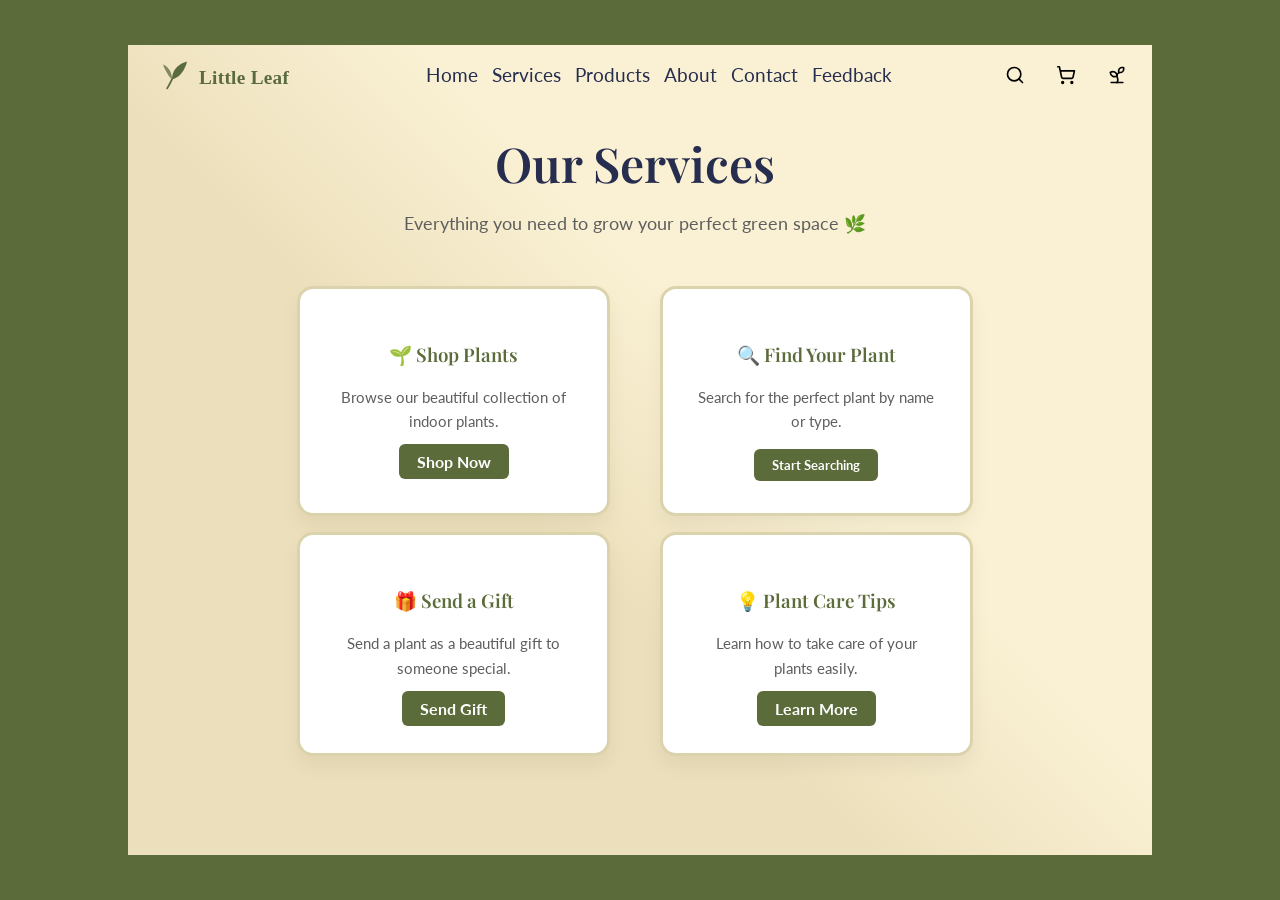
<file: pages/services.html>
<!-- 
 Mshael Waleed Alshwaf   2212857
 Shahad Mohammed Ebrahim 2212855
 Jumanah Jamal Banabilah 2206898
 BAR/403
 3/10/2026
-->
<!doctype html>
<html lang="en">
  <head>
    <meta charset="UTF-8" />
    <meta name="viewport" content="width=device-width, initial-scale=1.0" />
    <title>Services | Little Leaf</title>
    <link rel="stylesheet" href="../global/main.css" />
    <link rel="stylesheet" href="../css/services.css" />
    <link rel="preconnect" href="https://fonts.googleapis.com" />
    <link rel="preconnect" href="https://fonts.gstatic.com" crossorigin />
    <link
      href="https://fonts.googleapis.com/css2?family=Lato:wght@300;400;700&family=Playfair+Display:ital,wght@0,400;0,600;0,700;1,400&display=swap"
      rel="stylesheet"
    />
  </head>

  <body>
    <div class="container fill-container scroll-page">
      <!-- HEADER -->
      <header class="nav-header">
        <nav class="navbar">
          <a href="../index.html" class="logo">
            <img class="img" src="../images/logo.svg" alt="logo image" />
          </a>
          <ul class="nav-links">
            <li><a href="../index.html">Home</a></li>
            <li><a href="./services.html">Services</a></li>
            <li><a href="./products.html">Products</a></li>
            <li><a href="./about.html">About </a></li>
            <li><a href="./contact.html">Contact</a></li>
            <li><a href="./feedback.html">Feedback</a></li>
          </ul>
          <div class="icons-container">
            <a href="#" id="openSearch">
              <img
                class="search-icon icon"
                src="../images/search.svg"
                alt="search icon"
            /></a>
            <a href="../pages/cart.html">
              <img
                class="cart-icon icon"
                src="../images/shopping-cart.svg"
                alt="shopping cart icon"
              />
            </a>
            <a id="userIcon" class="userIcon" href="../pages/profile.html">
              <img
                class="user-icon icon"
                src="../images/user.svg"
                alt="user icon"
              />
            </a>
            <a href="../pages/schedule.html">
              <img
                class="sprout-icon-icon icon"
                src="../images/sprout.svg"
                alt="sprout icon"
              />
            </a>
          </div>
          <div class="hamburger" id="hamburger">
            <span class="bar"></span>
            <span class="bar"></span>
            <span class="bar"></span>
          </div>
        </nav>
      </header>

      <main>
        <div class="page-header">
          <h2>Our Services</h2>
          <p>Everything you need to grow your perfect green space 🌿</p>
        </div>

        <!-- SERVICES GRID -->
        <section class="services-grid">
          <!-- 1. SHOP -->
          <div class="service-card">
            <h3>🌱 Shop Plants</h3>
            <p>Browse our beautiful collection of indoor plants.</p>
            <a href="./products.html" class="service-btn button">Shop Now</a>
          </div>

          <!-- 2. SEARCH -->
          <div class="service-card">
            <h3>🔍 Find Your Plant</h3>
            <p>Search for the perfect plant by name or type.</p>
            <button id="openSearchFromService" class="service-btn button">
              Start Searching
            </button>
          </div>

          <!-- 3. GIFT -->
          <div class="service-card">
            <h3>🎁 Send a Gift</h3>
            <p>Send a plant as a beautiful gift to someone special.</p>
            <a href="./contact.html" class="service-btn button">Send Gift</a>
          </div>

          <!-- 4. CARE -->
          <div class="service-card">
            <h3>💡 Plant Care Tips</h3>
            <p>Learn how to take care of your plants easily.</p>
            <a href="#careSection" class="service-btn button">Learn More</a>
          </div>
        </section>

        <!-- CARE TIPS SECTION -->
        <section id="careSection" class="care-section page-header">
          <h2>Plant Care Basics 🌿</h2>

          <div class="care-grid">
            <div>
              <h3>☀️ Sunlight</h3>
              <p>
                Place plants near natural light but avoid strong direct sun.
              </p>
            </div>

            <div>
              <h3>💧 Water</h3>
              <p>Water when the soil feels dry. Do not overwater.</p>
            </div>

            <div>
              <h3>🌡 Temperature</h3>
              <p>Keep plants in a moderate room temperature environment.</p>
            </div>

            <div>
              <h3>🌬 Air</h3>
              <p>Good airflow helps prevent plant diseases.</p>
            </div>
          </div>
        </section>
      </main>
      <!-- SIMPLE FOOTER -->
      <footer class="footer">
        <p class="info">Little Leaf Store &copy; <span id="year"></span></p>
        <div class="info-contact">
          <p>Email: hello@littleleaf.com | Phone: +966 555 555 555</p>
          <p>
            <a
              href="https://www.facebook.com"
              target="_blank"
              rel="noopener noreferrer"
              >Facebook</a
            >
            |
            <a
              href="https://www.twitter.com"
              target="_blank"
              rel="noopener noreferrer"
              >Twitter</a
            >
            |
            <a
              href="https://www.instagram.com"
              target="_blank"
              rel="noopener noreferrer"
              >Instagram</a
            >
          </p>
        </div>
      </footer>
    </div>

    <!-- 🔍 Floating Search Overlay -->
    <div id="searchOverlay" class="search-overlay">
      <div class="search-box">
        <input
          type="text"
          id="searchInput"
          placeholder="Search for plants..."
        />
        <button id="searchBtn">Search</button>
      </div>
    </div>
    <button id="backToTopBtn" class="back-to-top">
      <img class="img" src="../images/chevron-up.svg" alt="up button" />
    </button>

    <script src="../scripts/main.js"></script>
    <script src="../scripts/services.js"></script>
  </body>
</html>
</file>
<file: global/main.css>
:root {
  --primary-color: #5b6b3a;
  --secondary-color: #f5f0e1;
  --secondaryGreen-color: rgb(218, 211, 172);
  --secondaryBlue-color: #272d4e;
  --secondaryBrown-color: #5e5e5e;
  --secondaryWhite-color: #ffffff;
  --text-color: #f9f9f9;
  --font-heading: "Playfair Display", serif;
  --font-body: "Lato", sans-serif;
}

html,
body {
  margin: 0;
  background-color: var(--primary-color);
  color: var(--secondaryBlue-color);
  display: flex;
  flex-direction: column;
  justify-content: center; /* horizontal */
  align-items: center; /* vertical */
  font-family: var(--font-body);
  color: var(--color-text);
  margin: 0;
  padding: 0;
  line-height: 1.6;
  scroll-behavior: smooth;
  /* This prevents your fixed navbar from covering the section titles when it scrolls */
  scroll-padding-top: 140px;
  min-height: 100vh;
}

/* --- Headings --- */
h1,
h2,
h3,
h4,
h5,
h6,
.logo-text {
  font-family: var(--font-heading);
  color: var(--primary-color);
  font-weight: 600;
  margin-bottom: 0.5em;
}

/* --- Specific Elements --- */
p {
  font-weight: 400; /* Regular Lato */
}

.nav-header {
  width: 100%;
}

.page-header {
  text-align: center;
  margin-top: 5rem;
  margin-bottom: 3rem;
}

.page-header h2 {
  font-family: var(--font-heading);
  font-size: 3rem;
  color: var(--secondaryBlue-color);
  margin-bottom: 0.5rem;
}

.page-header p {
  color: var(--secondaryBrown-color);
  font-size: 1.1rem;
  margin: 0 auto;
  width: 50%;
}

button,
.button {
  font-family: var(--font-body);
  font-weight: 700; /* Bold Lato for clickable items */
  background-color: var(--primary-color);
  color: white;
  width: fit-content;
  height: auto;
  padding: 10px 10px;
  cursor: pointer;
  border: none;
  border-radius: 6px;
}

button:hover,
.button:hover {
  background-color: #4a5734;
  transform: translateY(-2px);
}

.container {
  display: flex;
  flex-direction: column;
  width: 80vw;
  height: 90vh;
  border-radius: 10px;
  overflow: hidden;
  position: relative;
  margin-bottom: 0;
  padding-bottom: 0;

}

main {
  /* This tells the main content to grow and take up all available space, 
     effectively pushing the footer to the bottom */
  flex: 1;
}

.main-container {
  background-color: var(--secondaryWhite-color);
}

.fill-container {
  background: linear-gradient(45deg, #ecdfbb 40%, #faf1d4 60%);
}

.navbar {
  display: flex;
  justify-content: space-between;
  align-items: center;
  width: inherit;
  height: 60px;
  position: absolute;
  z-index: 10;
}

.logo {
  width: 250px;
  margin-top: 10px;
  margin-left: 20px;
}

.logo a {
  color: var(--primary-color);
  text-decoration: none;
  font-size: 30px;
}

.nav-links {
  list-style: none;
  display: flex;
  gap: 25px;
}

.nav-links a {
  text-decoration: none;
  color: var(--secondaryBlue-color);
  font-size: 20px;
}

.nav-links a:hover {
  text-decoration: underline;
  color: var(--primary-color);
}

.icons-container {
  display: flex;
  justify-content: space-around;
  align-items: center;
  width: 15%;
  height: 100%;
  margin: 0;
}

.icon {
  width: 20px; /* set a proper size */
  height: 20px;
  transition: transform 0.3s ease; /* smooth animation */
  cursor: pointer;
  display: block; /* prevents baseline alignment issues */
}

.userIcon {
  display: none;
}

.icon:hover {
  transform: scale(1.3); /* grows 30% */
}

/* ======================== Hamburger Icon ===================================*/
.hamburger {
  display: none; /* Hidden on desktop */
  cursor: pointer;
  z-index: 100; /* Keep it above the sliding menu */
}

.hamburger .bar {
  display: block;
  width: 25px;
  height: 3px;
  margin: 5px auto;
  background-color: var(--secondaryBlue-color);
  transition: all 0.3s ease;
}

/* Turns the hamburger into an "X" when clicked */
.hamburger.active .bar:nth-child(1) {
  transform: translateY(8px) rotate(45deg);
}
.hamburger.active .bar:nth-child(2) {
  opacity: 0;
}
.hamburger.active .bar:nth-child(3) {
  transform: translateY(-8px) rotate(-45deg);
}

/* .scroll-page class */
.scroll-page {
  overflow-y: scroll;
  scrollbar-gutter: stable; /* Keeps layout stable when scrollbar appears */
  scrollbar-width: thin; /* Options: auto, thin */
  scrollbar-color: var(--primary-color) #f0f7f4; /* Light green thumb, very pale green track */
  border-radius: 0px; /* Sharp edges for the track for modern contrast */
}

.form-row {
  display: flex;
  gap: 2rem;
}

.form-group {
  flex: 1;
  display: flex;
  flex-direction: column;
}

.form-group.full-width {
  margin-top: 1rem;
}

.form-group label {
  font-size: 0.9rem;
  font-weight: 700;
  color: var(--secondaryBlue-color);
  margin-bottom: 0.5rem;
}

.form-group input,
.form-group textarea {
  font-family: var(--font-body);
  font-size: 1rem;
  padding: 0.8rem 1rem;
  border: 1px solid var(--secondary-color);
  border-radius: 6px;
  background-color: var(--secondaryWhite-color);
  transition:
    0.3s ease,
    0.3s ease;
  color: var(--secondaryBrown-color);
}

/* Elegant focus effect when typing */
.form-group input:focus {
  outline: none;
  border-color: var(--primary-color);
  box-shadow: 0 0 0 3px rgba(91, 107, 64, 0.1);
  background-color: #ffffff;
}

/* Specific button style for the profile form */
.form-btn {
  align-self: flex-start; /* Keeps the button from stretching across the whole screen */
  padding: 0.8rem 2.5rem;
}

/* ========================overlay background ===================================*/
.search-overlay {
  position: fixed;
  top: 100;
  left: 0;
  width: 100%;
  height: 100%;
  background: rgba(0, 0, 0, 0.6);
  display: flex;
  justify-content: center;
  opacity: 0;
  visibility: hidden;
  transition: 0.3s ease;
  z-index: 999;
}

/* show overlay */
.search-overlay.active {
  opacity: 1;
  visibility: visible;
}

/* search box */
.search-box {
  background: white;
  padding: 20px;
  border-radius: 12px;
  display: flex;
  gap: 10px;
  width: 400px;
  height: fit-content;
  margin-top: 2.5%;
}

.search-box input {
  padding: 10px;
  width: 300px;
  border: 1px solid #ccc;
  border-radius: 8px;
}

.search-box button {
  padding: 10px 15px;
  background: #5b6b3a;
  color: white;
  border: none;
  border-radius: 8px;
  cursor: pointer;
}
/* footer */
.footer {
  /* Positioning */
  position: relative;

  /* Dimensions & Background */
  width: 90%; /* Removed 'width: inherit' override */
  /* Flexbox Setup */
  display: flex; /* Removed duplicate */
  justify-content: space-between;
  align-items: center;
  gap: 15%;
  margin: auto;

  /* Spacing */
  height: fit-content;
  /* Typography */
  color: var(--secondaryBlue-color);
  font-family: Arial, sans-serif;
  font-size: 0.95rem;
}

.info {
  text-align: center;
  width: fit-content;
  margin-left: 5%;
}

.info-contact {
  display: flex;
  gap: 2%;
  text-align: center;
  margin-right: 4%;
}

.info-contact p {
  min-width: fit-content;
  padding: 0;
  margin: 0;
}

.back-to-top {
  position: fixed;
  bottom: 12%;
  right: 14%;
  width: 42px;
  height: 42px;
  border-radius: 50%;
  border: none;
  background-color: var(--primary-color);
  color: white;
  font-size: 20px;
  cursor: pointer;
  align-items: center;
  justify-content: center;
  box-shadow: 0 10px 20px rgba(0, 0, 0, 0.15);
  transition: 0.3s ease;
  z-index: 999;
  display: none; /* hidden by default */
}
.footer .info-contact {
  width: fit-content;
}

.footer a {
  color: var(--secondaryBlue-color);
  text-decoration: none;
  margin: 0 5px;
  transition: color 0.3s;
}

.footer a:hover {
  color: var(--primary-color);
}

/* ================================== Global Responsive Media Queries ================================== */

/* --- TABLETS & SMALL LAPTOPS (Max width: 1322px) --- */
@media (max-width: 1324px) {
  .footer {
    gap: 5px;
    padding: 5px 0;
  }

  .info-contact {
    gap: 5%;
    margin-right: 2%;
  }

  .icons-container {
    width: 15%; /* Give icons more room */
  }
  .nav-links a {
    font-size: 19px;
  }

  .nav-links {
    gap: 14px; /* Reduce space between links */
    padding-left: 0%;
  }

  .logo {
    width: 180px; /* Shrink logo slightly */
  }
}

/* --- TABLETS & SMALL LAPTOPS (Max width: 1090px) --- */
@media (max-width: 1090px) {
  .container {
    width: 95vw; /* Take up more screen space on smaller monitors */
  }

  .nav-links {
    gap: 10px; /* Reduce space between links */
  }

  .page-header p {
    width: 75%; /* Expand paragraph width so it doesn't wrap awkwardly */
  }
}

/* --- TABLETS & SMALL LAPTOPS (Max width: 890px) --- */
@media (max-width: 890px) {
  .info-contact {
    display: flex;
    flex-direction: column;
  }

  .nav-links a {
    font-size: 16px;
  }

  .logo {
    width: 170px; /* Shrink logo slightly */
  }
}

/* --- MOBILE PHONES (Max width: 768px) --- */
@media (max-width: 768px) {
  /* Footer Adjustments */
  .footer {
    position: relative; /* Un-fix the footer so it sits naturally at the bottom of scrolled content */
    flex-direction: column; /* Stack info and contact horizontally */
    gap: 10px;
  }

  .info-contact {
    flex-direction: column; /* Stack email/phone and social links */
    gap: 10px;
    margin: 0 auto;
  }
  .container {
    width: 100vw;
    height: 100vh;
    border-radius: 0; /* Remove rounded corners for full-screen mobile feel */
    overflow-y: auto; /* Allow scrolling inside the container on mobile */
  }
}
@media (max-width: 715px) {
  .nav-links {
    gap: 8px; /* Reduce space between links */
  }
}

/* --- MOBILE PHONES (Max width: 580px) --- */
@media (max-width: 580px) {
  /* Adjust Page Headers */
  .page-header {
    margin-top: 4rem;
    margin-bottom: 2rem;
  }

  .page-header h2 {
    font-size: 2.2rem;
  }

  .page-header p {
    width: 90%;
    font-size: 1rem;
  }

  /* Show the hamburger icon on mobile */
  .hamburger {
    display: block;
    margin-right: 15px; /* Spacing next to other icons */
  }

  /* Style the sliding mobile menu */
  .nav-links {
    position: fixed;
    top: 0;
    right: -100%; /* Hide it completely off-screen to the right */
    width: 50%;
    height: 100vh; /* Take up full screen height */
    background-color: color-mix(in srgb, var(--primary-color) 90%, transparent);
    display: flex;
    flex-direction: column;
    justify-content: center;
    align-items: center;
    transition: 0.4s ease; /* Smooth slide animation */
    z-index: 99; /* Place just under the hamburger icon */
    box-shadow: -5px 0 15px rgba(0, 0, 0, 0.1);
    margin: 0;
    padding: 0;
  }

  /* When JS adds the 'active' class, slide the menu in */
  .nav-links.active {
    right: 0;
  }

  .nav-links li {
    margin: 20px 0; /* Space out the links vertically */
  }

  .nav-links a {
    font-size: 24px; /* Make text larger and easier to tap */
    color: var(--secondaryWhite-color);
  }

  .logo {
    width: 150px;
  }

  .icons-container {
    width: 50%;
    gap: 15px;
    justify-content: end;
  }

  /* Form Layout */
  .form-row {
    flex-direction: column; /* Stack form fields vertically */
    gap: 1rem;
  }

  /* Search Overlay Adjustments */
  .search-box {
    width: 90%; /* Fluid width instead of fixed 400px */
    flex-direction: column; /* Stack input and button */
    padding: 15px;
  }

  .search-box input {
    width: 100%;
    box-sizing: border-box; /* Ensures padding doesn't break width */
  }

  .search-box button {
    width: 100%;
  }

  /* Footer Adjustments */
  .footer {
    position: relative; /* Un-fix the footer so it sits naturally at the bottom of scrolled content */
    flex-direction: column; /* Stack info and contact horizontally */
    gap: 10px;
    padding: 20px 0;
    text-align: center;
  }

  .info {
    margin: 0 auto;
  }

  .info-contact {
    flex-direction: column; /* Stack email/phone and social links */
    gap: 10px;
    margin: 0 auto;
  }
}
</file>
<file: css/home.css>
/* ================================== Home Page CSS ==================================*/
.plainDiv {
  background: linear-gradient(45deg, #ecdfbb 40%, #faf1d4 70%);
  width: 85%;
  height: 55%;
  border-bottom-right-radius: 20px;
  position: absolute;
}

.store_name_container {
  width: 85%;
  height: 55%;
  display: flex;
  flex-direction: column;
  position: relative; /* or absolute / fixed if needed */
  z-index: 9;
}
.store-name {
  color: var(--secondaryBlue-color);
  font-size: 40px;
  margin-bottom: 15px;
  margin-top: 14%; /* higher value = more front */
  margin-left: 10%;
}

.store-phrase {
  color: var(--secondaryBrown-color);
  font-size: 20px;
  margin-top: 5px;
  margin-left: 10%;
  width: 60%;
}

.btn-container {
  display: flex;
  position: absolute;
  bottom: -15px;
  left: 10%;
  gap: 12px;
}

.main-btn {
  font-size: 16px;
  transition: transform 0.3s ease; /* smooth animation */
}

.login-btn {
  color: rgba(86, 104, 54, 0.9);
  background-color: var(--secondaryWhite-color);
  padding-right: 15px;
  padding-left: 15px;
  outline-color: rgba(86, 104, 54, 0.5);
  outline-width: 1px;
  outline-style: solid;
}

.login-btn:hover {
  color: var(--secondaryBrown-color);
  background-color: #f3f2f0;
}

.main-img {
  position: absolute;
  right: 100px;
  bottom: 50px;
  width: 18%;
  height: auto;
}

.card-container {
  width: 70%;
  height: 30%;
  margin-top: 8%;
  display: flex;
  justify-content: space-around;
 
}

.card {
  width: 20%;
  height: 185px;
  background: linear-gradient(45deg, #ecdfbb 40%, #faf1d4 60%);
  border-radius: 10px;
  position: relative;
  display: flex;
  justify-content: center;
  transition: transform 0.3s ease;
  border: 3px solid var(--secondaryGreen-color);
}

.card:hover {
  transform: translateY(-8px);
}

.card .img {
  position: absolute;
  top: -30px;
  width: 75%;
}

/* ================================== Responsive Media Queries ================================== */

@media (max-width: 1350px) {
  .card-container {
    width: 95%;
    height: 215px;
  }

  .card .img {
    position: absolute;
    top: -30px;
    width: 60%;
  }

  .main-img {
    display: none; /* Hides */
  }
}

/* --- TABLETS & SMALL LAPTOPS (Max width: 1024px) --- */
@media (max-width: 1024px) {
  .card-container {
    height: 26%;
  }

  .store-name {
    font-size: 32px;
    margin-top: 13%;
  }

  .store-phrase {
    width: 80%;
    font-size: 18px;
  }

  .card {
    width: 26%;
  }

  .card .img {
    position: absolute;
    top: -35px;
    width: 60%;
  }

  .plainDiv {
    width: 100%; /* Take up full width on mobile */
    border-bottom-left-radius: 20px; /* Match the right side curve */
    height: 55%;
  }

}

@media (max-width: 768px) {
  .plainDiv {
    width: 100%; /* Take up full width on mobile */
    border-bottom-left-radius: 20px; /* Match the right side curve */
    height: 45%;
  }

  .card {
    width: 45%;
    height: 130px;
  }

  .card-container {
    gap: 60px; /* Add breathing room between stacked cards */
    margin: auto;
    margin-top: 10%;
    padding-bottom: 50px;
    width: 80%;
    height: 10%;
  }
  .card .img {
    position: absolute;
    top: -30px;
    width: 80%;
  }
}

/* --- MOBILE PHONES (Max width: 568px) --- */
@media (max-width: 568px) {
  .plainDiv {
    width: 100%; /* Take up full width on mobile */
    border-bottom-left-radius: 20px; /* Match the right side curve */
    height: 45%;
   
  }

  .store_name_container {
    width: 100%;
    height:40%;
  }

  .store-name {
    font-size: 28px;
    margin-left: 5%;
    margin-top: 22%; /* Push text down below the navbar */
  }

  .store-phrase {
    width: 90%;
    margin-left: 5%;
    font-size: 16px;
  }


  .main-img {
    display: none; /* Hides the large overlapping image on tiny screens */
  }

  .card-container {
    flex-direction: column; /* Stack the A, B, C cards vertically */
    align-items: center;
    height: auto;
    margin: auto;
    margin-top: 20%;
    padding-bottom: 40px;
  }

  .card {
    width: 70%;
    height: 160px;
  }

  .card .img {
    position: absolute;
    top: -30px;
    width: 60%;
  }

  .btn-container {
    display: flex;
    flex-direction: column;
    position: absolute;
    margin-top: 0;
  }

  .footer{
    margin-top: 200px;
  }
}
</file>
<file: css/cart.css>
/* ================================== Cart Page CSS ==================================*/
.cart-container {
  display: flex;
  flex-direction: row;
  flex-wrap: wrap;
  gap: 4rem;
  max-width: 1100px;
  margin: 0 auto;
  padding: 0 10% 6rem 10%;
}

.cart-items-list {
  flex: 2; /* Takes up more space */
  display: flex;
  flex-direction: column;
  gap: 1.5rem;
}

/* --- Individual Cart Items (Horizontal Card) --- */
.cart-item-card {
  display: flex;
  align-items: center;
  background-color: #f5f0e1;
  padding: 1.5rem;
  border-radius: 12px;
  gap: 2rem;
  border: 1px solid rgba(91, 107, 64, 0.1);
}

.cart-item-card img {
  width: 80px;
  height: 80px;
  object-fit: cover;
  border-radius: 8px;
  background-color: #ffffff;
}

.item-details {
  flex: 1; /* Pushes the quantity and remove buttons to the right */
}

.item-details h3 {
  font-family: var(--font-heading, "Playfair Display", serif);
  font-size: 1.3rem;
  color: var(--secondaryBlue-color);
  margin-bottom: 0.3rem;
}

.item-price {
  font-weight: 700;
  color: var(--color-olive, #5b6b40);
}

/* Quantity Selector */
.item-quantity {
  display: flex;
  align-items: center;
  gap: 1rem;
  background-color: #ffffff;
  padding: 0.3rem 0.8rem;
  border-radius: 20px;
  border: 1px solid rgba(91, 107, 64, 0.2);
}

.qty-btn {
  background: none;
  border: none;
  font-size: 1.2rem;
  cursor: pointer;
  color: var(--primary-color);
}

.qty-btn:hover {
  background-color: #f1ffda;
}
.qty-number {
  font-weight: 700;
  min-width: 20px;
  text-align: center;
}

/* Remove Button */
.remove-btn {
  background: none;
  border: none;
  font-size: 1.2rem;
  cursor: pointer;
  color: #a05252; /* Soft red for deletion */
  transition: transform 0.2s ease;
}

.remove-btn:hover {
  transform: scale(1.1);
  background-color: #ffe0e0;
}

/* --- Cart Summary Card --- */
.cart-summary {
  flex: 1;
  min-width: 300px;
  height: fit-content; /* Prevents it from stretching down the whole page */
  padding: 2.5rem;
  text-align: left; /* Overriding the center text from your moving-card */
  border-radius: 16px;
  box-shadow: 0 20px 40px rgba(91, 107, 64, 0.08);
  border: 3px solid rgba(86, 104, 54, 0.5);
  background-color: var(--secondaryWhite-color);
}

.cart-summary h3 {
  font-family: var(--font-heading, "Playfair Display", serif);
  font-size: 1.8rem;
  color: var(--secondaryBlue-color);
  margin-bottom: 2rem;
  text-align: center;
}

.summary-row {
  display: flex;
  justify-content: space-between;
  margin-bottom: 1rem;
  color: var(--color-text, #4a4a4a);
}

.cart-summary .divider {
  height: 1px;
  background-color: rgba(91, 107, 64, 0.2);
  margin: 1.5rem 0;
}

.total-row {
  font-size: 1.2rem;
  font-weight: 700;
  color: var(--color-olive, #5b6b40);
  margin-bottom: 2rem;
}

.checkout-btn {
  width: 100%;
  padding: 1rem;
  background-color: var(--color-olive, #5b6b40);
  color: #ffffff;
  border: none;
  border-radius: 6px;
  font-size: 1.1rem;
  font-family: var(--font-body, "Lato", sans-serif);
  font-weight: 700;
  cursor: pointer;
  transition: background-color 0.3s ease;
}

.checkout-btn:hover {
  background-color: #4a5734;
}

@media (max-width: 620px) {
  .cart-container {
    display: flex;
    flex-direction: column;
    gap: 4rem;
  }
  .cart-item-card {
    flex-direction: column;
    padding: 0.5rem;

    gap: 2rem;
  }
  .item-details {
    display: flex;
    align-items: center;
    gap: 2%;
  }

  /* Quantity Selector */
  .item-quantity {
    gap: 0.5rem;
    padding: 0.1rem 0.2rem;
  }

  .cart-summary {
    flex: 1;
    min-width: 100px;
    height: fit-content; /* Prevents it from stretching down the whole page */
    padding: 2.5rem;
    text-align: left; /* Overriding the center text from your moving-card */
  }
}
</file>
<file: css/contact.css>
/* ================================== Contact Page CSS ==================================*/
/* --- Elegant Split Layout --- */
.contact {
  flex: 1; /* Takes up all remaining vertical space under the navbar */
  display: grid;
  grid-template-columns: 1fr 1fr;
  align-items: center; /* Centers the content perfectly in the middle of the screen */
  max-width: 900px;
  margin: 10% auto;
  margin-bottom: 3%;
  padding: 2% 6%;
  gap: 3rem;
  background-color: var(--secondaryWhite-color);
  border-radius: 10px;
  height: fit-content;
}

/* --- Left Column: Typography --- */
.contact-elegant-info h2 {
  font-family: var(--font-heading);
  font-size: 3.5rem;
  color: var(--secondaryBlue-color);
  margin-bottom: 1rem;
  line-height: 1.1;
}

.contact-elegant-info .subtitle {
  font-size: 1.1rem;
  color: var(--secondaryBrown-color);
  margin-bottom: 2rem;
  line-height: 1.6;
  max-width: 100%;
}

.info-blocks {
  display: flex;
  flex-direction: column;
  gap: 1.5rem;
}

.info-item strong {
  display: block;
  font-family: var(--font-heading);
  font-size: 1.2rem;
  color: var(--primary-color);
  margin-bottom: 0.3rem;
}

.info-item p {
  color: var(--color-text);
  margin: 0;
}

/* --- Right Column: The Form Card --- */
.contact-elegant-form {
  background-color: var(--secondary-color);
  padding: 2.5rem;
  border-radius: 16px;
  box-shadow: 0 20px 40px rgba(91, 107, 64, 0.08);
  border: 3px solid rgba(86, 104, 54, 0.5);
}

/* Put First and Last name side-by-side to save height */
.contact-elegant-form .form-row {
  display: grid;
  grid-template-columns: 1fr 1fr;
  gap: 1rem;
}

/* Compact spacing for the form to ensure it doesn't cause a scrollbar */
.contact-elegant-form .form-group {
  margin-bottom: 1rem;
}

.contact-elegant-form label {
  font-size: 0.85rem;
  margin-bottom: 0.3rem;
}

.contact-elegant-form input,
.contact-elegant-form textarea {
  padding: 0.6rem 1rem; /* Slightly thinner padding */
  border-radius: 8px;
  border: 1px solid var(--primary-color); /* Removes harsh borders */
}

.contact-elegant-form input:focus,
.contact-elegant-form textarea:focus {
  outline: none;
  border-color: var(--primary-color);
  box-shadow: 0 0 0 3px rgba(91, 107, 64, 0.15);
}

/* --- MOBILE PHONES (Max width: 1225px) --- */
@media (max-width: 1225px) {
  .contact {
    max-width: 100%;
    padding: 0 2%;
    gap: 1rem;
    height: 82%;
  }
}

/* --- MOBILE PHONES (Max width: 850px) --- */
@media (max-width: 850px) {
  .contact {
    grid-template-columns: 1fr;
    padding: 5px 2%;
    gap: 1rem;
    height: fit-content;
    margin-top: 15%;
  }

  /* --- Left Column: Typography --- */
  .contact-elegant-info h2 {
    font-size: 2rem; /* Make it large and editorial */
    line-height: 0.5;
  }

  .info-blocks {
    display: flex;
    flex-direction: row;
    justify-content: space-around;
  }

  /* --- Right Column: The Form Card --- */
  .contact-elegant-form {
    padding: 0.5rem;
    margin: 0 5%;
  }
}

@media (max-width: 550px) {
  /* --- Right Column: The Form Card --- */
  .contact-elegant-form {
    padding: 0.5rem;
  }

  .contact-elegant-form .form-row {
    display: grid;
    grid-template-columns: 1fr;
    gap: 1rem;
  }
}
</file>
<file: css/feedback.css>
/* ================================== Feedback Page CSS ==================================*/

.grid-layout {
  display: grid;
  grid-template-columns: 1fr 1fr;
  margin: 2rem;
  margin-top: 5rem;
  justify-items: center;
  padding-bottom: 5rem;
}

.feedback-container {
  background-color: var(--secondary-color);
  padding: 20px;
  border-radius: 12px;
  box-shadow: 0 8px 20px rgba(0, 0, 0, 0.1);
  width: 80%;
  height: fit-content;
  margin-top: 8rem;
  box-shadow: 0 20px 40px rgba(91, 107, 64, 0.08);
  border: 3px solid rgba(86, 104, 54, 0.5);
}
.users-opinions-container {
  width: 100%;
  margin: 2px;
  display: flex;
  flex-direction: column;
  gap: 12px;
}

.comment-card {
  background-color: var(--secondaryWhite-color);
  padding: 10px;
  border-radius: 12px;
  box-shadow: 0 8px 20px rgba(0, 0, 0, 0.1);
  width: 90%;
  transition:
    transform 0.4s ease,
    box-shadow 0.4s ease;
  border: 3px solid var(--secondaryGreen-color);
}

.comment-card h1 {
  margin: 0;
  font-size: medium;
  color: var(--secondaryBlue-color);
  border-radius: 12px;
}

.comment-sender span,
.comment-card span {
  color: #666;
  font-size: medium;
  font-weight: 50;
}
.comment-card > span {
  text-align: end;
  width: 100%;
  display: inline-block;
}

.comment-content {
  color: #666;
  font-size: larger;
  font-weight: 400;
  margin: 2%;
  margin-bottom: 0%;
}
.comment-card:hover {
  transform: translateY(-15px); /* Floats the card up */
  box-shadow: 0 15px 30px rgba(91, 107, 64, 0.15); /* Adds a soft green-tinted shadow */
}

h2 {
  color: #2d5a27;
  margin-bottom: 0%;
  padding-bottom: 0%;
}

p {
  color: #666;
  margin-bottom: 10px;
}

.form-group {
  margin-bottom: 10px;
}

label {
  display: block;
  font-weight: bold;
  margin-bottom: 8px;
  color: var(--secondaryBlue-color);
}

/* Inputs, Select, and Textarea */
input[type="text"],
input[type="email"],
select,
textarea {
  width: 100%;
  padding: 12px;
  border: 1px solid #ddd;
  border-radius: 6px;
  box-sizing: border-box; /* Ensures padding doesn't affect width */
  font-size: 14px;
}

/* Radio and Checkbox Styling */
.radio-group,
.checkbox-group {
  display: flex;
  gap: 15px;
  flex-wrap: wrap;
  font-weight: normal;
}

.radio-group label,
.checkbox-group label {
  font-weight: normal;
  display: inline-flex;
  align-items: center;
  gap: 5px;
  cursor: pointer;
}

input[type="checkbox"] {
  accent-color: var(--secondaryGreen-color); /* Your Little Leaf Forest Green */
  width: 18px; /* Make it slightly larger and easier to click */
  height: 18px;
  cursor: pointer;
}

input[type="radio"] {
  accent-color: var(--primary-color); /* Your Little Leaf Forest Green */
  width: 18px; /* Make it slightly larger and easier to click */
  height: 18px;
  cursor: pointer;
}
select:focus,
textarea:focus {
  background-color: #ffffff;
  outline: none;
  border-color: var(--primary-color);
}

@media (max-width: 1260px) {
  .grid-layout {
    grid-template-columns: 1fr;
    gap: 5rem;
    padding-bottom: 1rem;
  }

  .feedback-container {
    width: 95%;
    margin-top: 1rem;
  }
}
</file>
<file: css/login.css>
/* ================================== Lodin/Register Page CSS ==================================*/
/* --- Login Wrapper & Card --- */
.login-wrapper {
  display: grid;
  grid-template-columns: 1fr 1fr; /* two equal columns */
  width: 100%;
  height: 90%; /* ensures full screen height */
  place-items: center;
  place-content: center;
  margin-top: 30px;
  margin-bottom: 2px;
}

.login-card {
  max-height: 100%;
  background-color: var(--secondaryWhite-color);
  border-radius: 20px;
  box-shadow: 0 25px 50px rgba(91, 107, 64, 0.15);
  margin: 0 2rem;
  border: 3px solid rgba(86, 104, 54, 0.5);
  max-width: 700px;
}

/* --- Left Side: Image container--- */

.login-image {
  width: 100%;
  height: 100%;
  display: flex;
  flex-direction: column;
  justify-content: center;
  margin: 0.5rem;
}

.image-overlay-text {
  display: flex;
  position: relative;
  bottom: 1%;
  width: 100%;
  height: fit-content;
  text-shadow: 0 4px 9px rgba(0, 0, 0, 0.3);
}

.image-overlay-text h2 {
  font-family: var(--font-heading, "Playfair Display", serif);
  font-size: 2rem;
  margin: 0;
  color: var(--secondaryBrown-color);
  position: absolute;
  bottom: 5%;
  left: 30%;
}

/* --- Right Side: Form --- */
.login-form-container {
  padding: 0.5rem 3.5rem;
  display: flex;
  flex-direction: column;
  justify-content: center;
  justify-items: center;
}

.login-header h2 {
  font-family: var(--font-heading, "Playfair Display", serif);
  font-size: 2rem;
  color: var(--secondaryBlue-color);
  margin: 0;
}

.login-header p {
  color: var(--secondaryBrown-color);
  font-size: 1rem;
}

.login-form {
  /* hide forms by default */
  display: none;
  flex-direction: column;
  width: fit-content;
  gap: 1.5rem;
}

/* active one shows */
.active-form {
  display: flex;
}

/* Checkbox and Links */
.form-actions {
  display: flex;
  justify-content: space-between;
  align-items: center;
  font-size: 0.9rem;
}

/* Button & Footer */
.login-btn {
  padding: 15px 0;
  font-size: 1rem;
  font-weight: 700;
  width: 100%;
  margin-top: 20px;
}

.login-footer {
  text-align: center;
  font-size: 0.95rem;
  color: var(--color-text, #4a4a4a);
}

.login-footer a {
  color: var(--primary-color);
  font-weight: 700;
  text-decoration: none;
}

.login-footer a:hover {
  text-decoration: underline;
}

@media (max-width: 1260px) {
  .login-image {
    display: none;
  }

  .login-wrapper {
    display: flex;
    flex-direction: column;
    justify-content: center;
    justify-items: center;
    margin-top: 100px;
    height: fit-content;
    margin-bottom: 10px;
  }
}
</file>
<file: css/products.css>
/* ================================== Products Page CSS ==================================*/

/* --- The Product Grid --- */
.product-grid {
  display: grid;
  grid-template-columns: 1fr 1fr 1fr;
  gap: 3rem 2rem; /* 3rem vertical gap, 2rem horizontal gap */
  margin: 0 150px;
}

/* --- Individual Product Card --- */
.product-card {
  text-align: center;
  cursor: pointer;
  background-color: rgba(248, 248, 248, 0.4);
  border-radius: 12px;
}

.product-image-bg {
  background-color: var(--secondaryGreen-color);
  border-radius: 12px;
  padding: 0.5rem;
  aspect-ratio: 1 / 1; /* Keeps the background a perfect square */
  display: flex;
  justify-content: center;
  align-items: center;
  margin: 10px;
  margin-bottom: 1rem;
  position: relative;
  overflow: hidden;
  transition: box-shadow 0.3s ease;
}

/* Plant Image Styling */
.product-image-bg img {
  max-width: 90%;
  max-height: 90%;
  object-fit: contain;
  /* Adds a smooth drop shadow to the plant itself to make it pop */
  filter: drop-shadow(0 15px 15px rgba(0, 0, 0, 0.15));
  transition: transform 0.5s ease;
  border-radius: 10px;
}

/* Hover effect: The plant grows slightly when hover over the card */
.product-card:hover .product-image-bg img {
  transform: scale(1.08);
}

.product-card:hover .product-image-bg {
  box-shadow: 0 10px 20px rgba(91, 107, 64, 0.1);
}

/* Quick "Add to Cart" Button that appears on hover */
.add-to-cart-btn {
  position: absolute;
  bottom: 1rem;
  right: 1rem;
  width: 40px;
  height: 40px;
  border-radius: 50%;
  background-color: var(--secondaryWhite-color);
  color: var(--primary-color);
  border: none;
  font-size: 1.5rem;
  display: flex;
  justify-content: center;
  align-items: center;
  cursor: pointer;
  box-shadow: 0 4px 10px rgba(0, 0, 0, 0.1);
  opacity: 0;
  transform: translateY(10px);
  transition: all 0.3s ease;
}

.product-card:hover .add-to-cart-btn {
  opacity: 1;
  transform: translateY(0);
}

.add-to-cart-btn:hover {
  background-color: var(--primary-color);
  color: var(--secondaryWhite-color);
}

/* --- Product Text Info --- */
.product-info h3 {
  font-family: var(--font-heading);
  font-size: 1.4rem;
  color: var(--secondaryBlue-color);
  margin-bottom: 0.25rem;
}

.product-info .price {
  font-family: var(--font-body);
  font-weight: 700;
  color: var(--primary-color);
  font-size: 1.1rem;
}

/* --- MOBILE PHONES (Max width: 890px) --- */
@media (max-width: 890px) {
  .product-grid {
    display: grid;
    grid-template-columns: 1fr 1fr;
    gap: 3rem 2rem; /* 3rem vertical gap, 2rem horizontal gap */
    margin: 0 100px;
  }
}

/* --- MOBILE PHONES (Max width: 660px) --- */
@media (max-width: 660px) {
  .product-grid {
    display: grid;
    grid-template-columns: 1fr;
    gap: 3rem 2rem; /* 3rem vertical gap, 2rem horizontal gap */
    margin: 0 50px;
  }

  .product-image-bg {
    padding: 1rem;
    margin: 30px;
  }

  /* Plant Image Styling */
  .product-image-bg img {
    max-width: 100%;
    max-height: 100%;
  }
}
</file>
<file: css/profile.css>
/* ================================== Profile Page CSS ==================================*/
.profile-container {
  display: flex;
  flex-direction: column;
  gap: 4rem;
  max-width: 1000px;
  margin: 0 auto;
}

/* --- Sticky Sidebar --- */
.sticky-sidebar {
  position: sticky;
  top: 140px;
  height: fit-content;
}

/* --- Profile Sections Spacing --- */
.profile-section {
  padding-right: 2%;
  margin-bottom: 5rem; /* Large gaps between sections to make scrolling obvious */
  padding-bottom: 3rem;
  border-bottom: 1px solid rgba(91, 107, 64, 0.1);
  margin-left: 30%;
  height: fit-content;
}
.profile-section h3 {
  font-weight: 700;
  font-size: x-large;
}

.profile-section:last-child {
  border-bottom: none;
}

/* --- Profile Sidebar Navigation --- */
.profile-sidebar {
  flex: 1; /* Takes up 1 part of the available space */
  min-width: 250px;
  position: fixed;
  top: 30%;
}

.sidebar-links {
  list-style: none;
  background-color: var(--secondary-color);
  padding: 1.5rem 0;
  border-radius: 8px;
}

.sidebar-links li a {
  display: block;
  padding: 0.8rem 2rem;
  color: var(--color-text);
  text-decoration: none;
  font-weight: 400;
  transition: all 0.2s ease;
  border-left: 3px solid transparent; /* Hidden border for active state */
}

.sidebar-links li a:hover {
  background-color: rgba(91, 107, 64, 0.05);
  color: var(--primary-color);
}

.sidebar-links li a.active {
  color: var(--primary-color);
  font-weight: 700;
  background-color: var(--secondaryWhite-color);
  border-left: 3px solid var(--primary-color); /* Highlights the current page */
}

.sidebar-links .divider {
  height: 1px;
  background-color: rgba(91, 107, 64, 0.1);
  margin: 1rem 0;
}

.sidebar-links .sign-out {
  color: #da2020;
  font-weight: 500;
}

/* --- Profile Content Area--- */
/* ---  Forms --- */
.profile-form {
  display: flex;
  flex-direction: column;
  gap: 1.6rem;
}

/* --- Order Cards --- */
.order-list {
  display: flex;
  flex-direction: column;
  gap: 1.5rem;
}

.order-card {
  background-color: var(--secondaryWhite-color);
  border: 1px solid rgba(91, 107, 64, 0.2);
  border-radius: 8px;
  padding: 1.5rem;
  transition: box-shadow 0.3s ease;
}

.order-card:hover {
  box-shadow: 0 10px 20px rgba(91, 107, 64, 0.05);
}

.order-header {
  display: flex;
  justify-content: space-between;
  align-items: center;
  margin-bottom: 0.5rem;
}

.order-id {
  font-family: var(--font-heading);
  font-weight: 700;
  color: var(--secondaryBlue-color);
  font-size: 1.1rem;
}

.order-status {
  padding: 0.3rem 0.8rem;
  border-radius: 20px;
  font-size: 0.85rem;
  font-weight: 700;
}

.order-status.delivered {
  background-color: rgba(91, 107, 64, 0.1);
  color: var(--primary-color);
}

.order-status.processing {
  background-color: rgba(214, 158, 46, 0.1);
  color: #d69e2e;
}

.order-date,
.order-items {
  color: var(--color-text);
  font-size: 0.95rem;
  margin-bottom: 0.5rem;
}

.order-total {
  font-weight: 700;
  color: var(--secondaryBlue-color);
  margin-top: 1rem;
}

/* --- Grids for Addresses & Payments --- */
.info-grid {
  display: grid;
  grid-template-columns: repeat(auto-fit, minmax(240px, 1fr));
  gap: 1.5rem;
}

.info-card {
  background-color: var(--secondaryWhite-color);
  border: 1px solid rgba(91, 107, 64, 0.2);
  border-radius: 8px;
  padding: 1.5rem;
  position: relative;
}

.info-card h4 {
  font-family: var(--font-heading);
  color: var(--secondaryBlue-color);
  margin-bottom: 0.5rem;
  font-size: 1.2rem;
}

.info-card p {
  font-size: 0.95rem;
  line-height: 1.5;
  color: var(--secondaryBrown-color);
  margin-bottom: 0.2rem;
}

.badge {
  position: absolute;
  top: 1.5rem;
  right: 1.5rem;
  background-color: rgba(91, 107, 64, 0.1);
  color: var(--primary-color);
  padding: 0.2rem 0.6rem;
  border-radius: 4px;
  font-size: 0.75rem;
  font-weight: 700;
}

.card-actions {
  margin-top: 1.5rem;
  display: flex;
  gap: 1rem;
}

.text-btn {
  background: none;
  border: none;
  font-family: var(--font-body);
  font-weight: 700;
  color: var(--primary-color);
  cursor: pointer;
  padding: 0;
}

.text-btn.danger {
  color: #a05252;
}

/* The "Add New" Placeholder Card */
.add-new-card {
  display: flex;
  flex-direction: column;
  justify-content: center;
  align-items: center;
  text-align: center;
  background-color: rgba(255, 255, 255, 0.5);
  border: 2px dashed rgba(91, 107, 64, 0.3);
  cursor: pointer;
  transition: all 0.3s ease;
  min-height: 180px;
}

.add-new-card:hover {
  background-color: rgba(91, 107, 64, 0.05);
  border-color: var(--primary-color);
}

.add-icon {
  font-size: 2.5rem;
  color: var(--primary-color);
  margin-bottom: 0.5rem;
}

@media (max-width: 1280px) {
  .profile-sidebar {
    min-width: 150px;
  }
}

@media (max-width: 700px) {
  .sticky-sidebar {
    position: relative;
  }

  /* --- Profile Sidebar Navigation --- */
  .profile-sidebar {
    position: relative;
  }

  .sidebar-links {
    display: flex;
  }

  .sidebar-links li a {
    display: block;
    padding: 0 0.5rem;
    color: var(--color-text);
  }

  .profile-section {
    min-width: 350px;
    margin: 0 auto;
  }
}

@media (max-width: 400px) {
  .sidebar-links {
    flex-direction: column;
  }

  .sidebar-links .sign-out {
    color: var(--secondaryWhite-color);
    font-weight: 400;
    background-color: #da2020;
    border-radius: 10px;
    width: fit-content;
    padding: 5px 7px;
    margin: auto;
  }
}
</file>
<file: css/schedule.css>
/* ================================== Schedule Page CSS ==================================*/
.schedule-table {
  width: 75%;
  border-collapse: collapse;
  background: #ffffff;
  border-radius: 12px;
  overflow: hidden;
  margin: auto;
}

.schedule-table th {
  background-color: #5b6b3a;
  color: white;
  padding: 12px;
  text-align: left;
}

.schedule-table td {
  padding: 12px;
  border-bottom: 1px solid #e6e6e6;
}

.schedule-table tr:hover {
  background-color: #f5f5f5;
}
.table-title th {
  text-align: center;
}
.footer {
  z-index: 10;
}
</file>
<file: global/print.css>
/* ================================================================== 
   Print Stylesheet for schedule page only 
================================================================== */

/* 1. HIDE NON-TABLE ELEMENTS */
.nav-header,
.page-header,
.footer,
#searchOverlay {
  display: none !important;
}

/* 2. RESET CONTAINER MARGINS FOR PRINTING */
.container,
body {
  margin: 0 !important;
  padding: 0 !important;
  background: white !important;
}

/* 3. OPTIMIZE THE TABLE FOR PAPER */
.schedule-table {
  width: 100% !important; /* Make table span the full width of the paper */
  margin: 0 !important;
  border: 2px solid black !important;
}

/* Add solid borders for better readability on paper */
.schedule-table th,
.schedule-table td {
  border: 1px solid black !important;
  color: black !important; /* Force text to black to save color ink */
}

/* Lighten the dark green header to save ink, but keep it distinct */
.schedule-table th {
  background-color: #f2f2f2 !important;
  -webkit-print-color-adjust: exact; /* Forces browsers to print the background color */
  print-color-adjust: exact;
}
</file>
<file: css/services.css>
/* ================================== Services Page CSS ==================================*/
.services-grid {
  display: grid;
  grid-template-columns: 1fr 1fr;
  gap: 1rem;
  margin: 0 15%;
  margin-bottom: 10%;
}

.service-card {
  background: var(--secondaryWhite-color);
  padding: 2rem;
  border-radius: 16px;
  text-align: center;
  box-shadow: 0 10px 20px rgba(0, 0, 0, 0.05);
  transition: 0.3s ease;
  border: 3px solid rgb(218, 211, 172);
  max-width: 550px;
  margin: 0 5%;
}

.service-card:hover {
  transform: translateY(-6px);
  box-shadow: 0 20px 30px rgba(0, 0, 0, 0.1);
}

.service-card h3 {
  margin-bottom: 0.5rem;
}

.service-card p {
  font-size: 0.95rem;
  margin-bottom: 1rem;
  color: var(--secondaryBrown-color);
}

.service-btn {
  padding: 8px 18px;
  text-decoration: none;
}

/* care section */
.care-section {
  margin-top: 5rem;
  margin-bottom: 7rem;
}

.care-grid {
  display: grid;
  grid-template-columns: 1fr;
  gap: 1.5rem;
}

.care-grid div {
  margin: auto;
  background-color: rgb(218, 211, 172);
  border-radius: 20px;
  width: 50%;
}

.back-to-top:hover {
  background-color: var(--secondaryBlue-color);
  transform: translateY(-3px);
}

/* --- MOBILE PHONES (Max width: 690px) --- */
@media (max-width: 690px) {
  .services-grid {
    display: grid;
    grid-template-columns: 1fr;
    gap: 1rem;
    margin: 0 15%;
    margin-bottom: 10%;
  }
}
</file>
